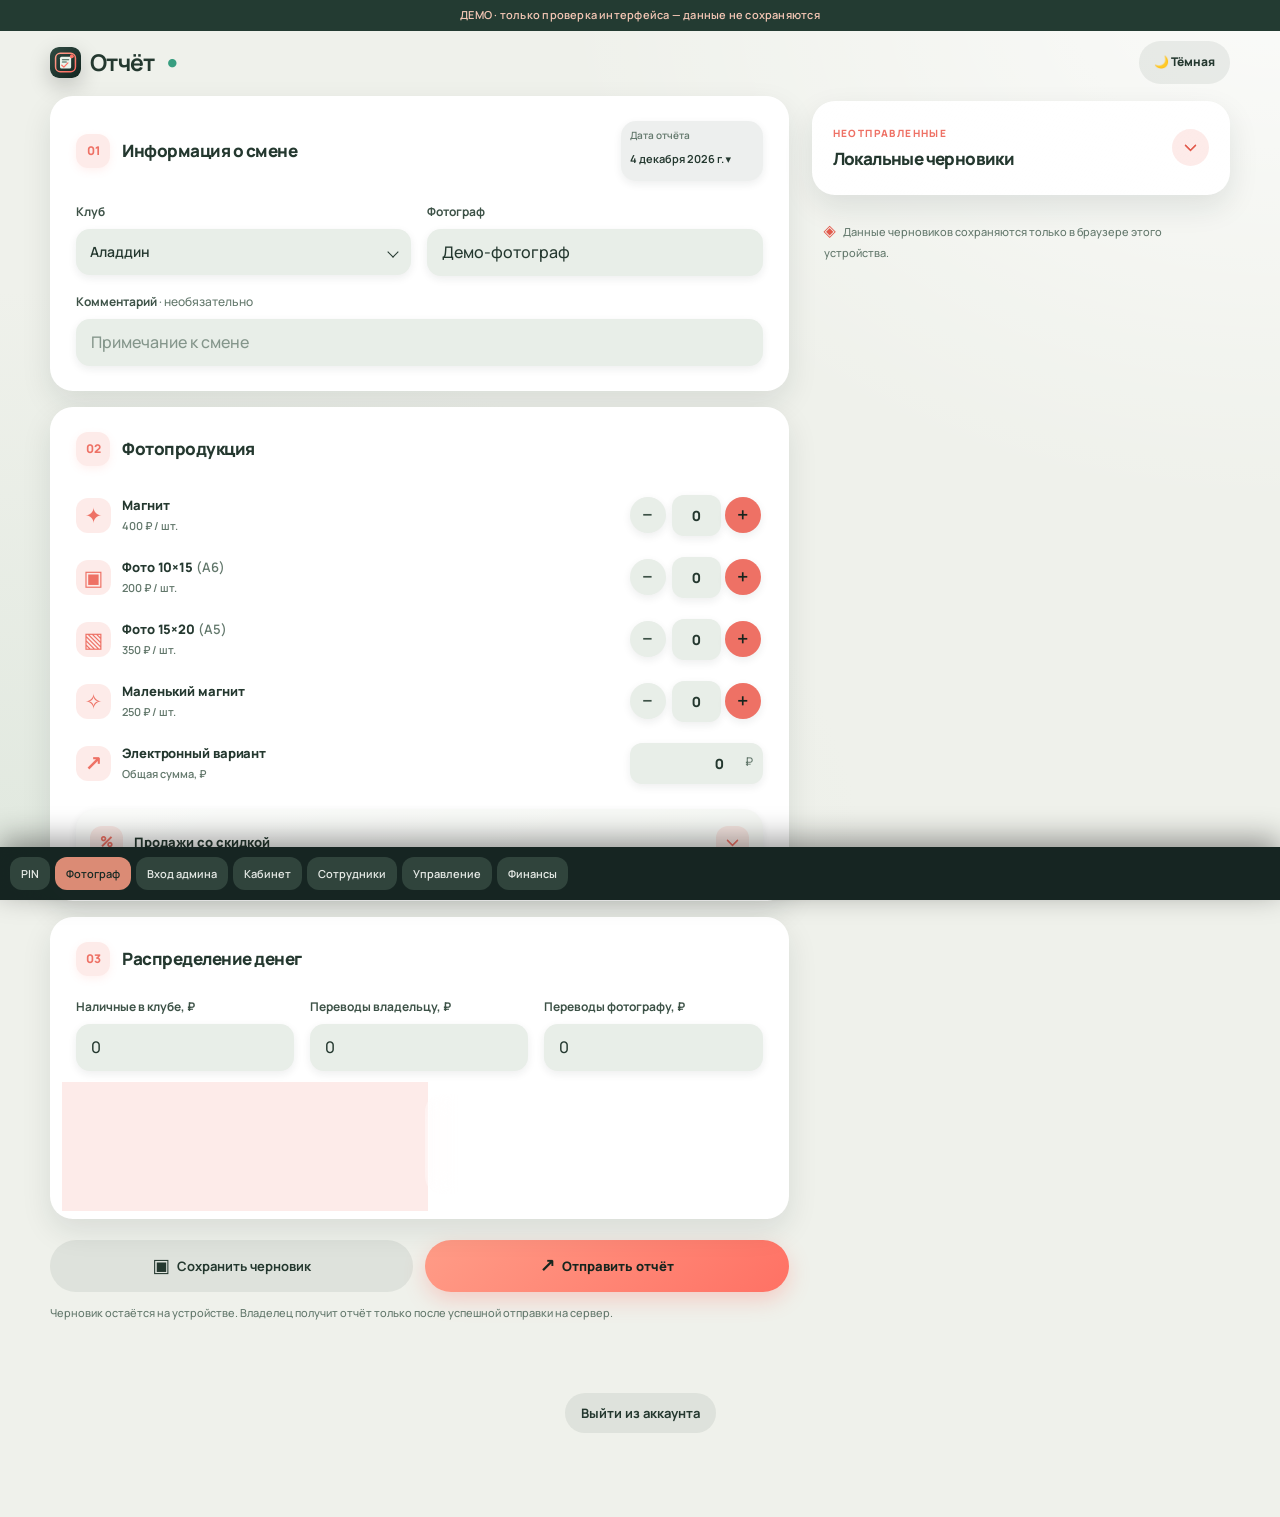
<file: index.html>
<!DOCTYPE html>

<html lang="ru">
<head><script src="./preview.js"></script>
<meta charset="utf-8"/>
<meta content="width=device-width,initial-scale=1,viewport-fit=cover" name="viewport"/>
<meta content="#10221d" name="theme-color"/>
<meta content="yes" name="apple-mobile-web-app-capable"/>
<meta content="default" name="apple-mobile-web-app-status-bar-style"/>
<meta content="Фотоотчёт" name="apple-mobile-web-app-title"/>
<meta content="Отчёты фотографов: продажи, деньги и локальные черновики" name="description"/>
<link href="./manifest.webmanifest" rel="manifest"/>
<link href="./photo-logo-192.png" rel="apple-touch-icon"/>
<link href="./photo-logo-192.png" rel="icon" type="image/png"/>
<link href="https://fonts.googleapis.com" rel="preconnect"/>
<link crossorigin="" href="https://fonts.gstatic.com" rel="preconnect"/>
<link href="https://fonts.googleapis.com/css2?family=Manrope:wght@400;500;600;700;800&amp;display=swap" rel="stylesheet"/>
<link href="./styles.css?v=24" rel="stylesheet"/>
<title>Фотоотчёт — отчёт за смену</title>
<script>
    // Set the theme before paint to prevent a light flash in dark mode.
    try {
      const saved = localStorage.getItem('photo-theme');
      document.documentElement.dataset.theme = saved || (matchMedia('(prefers-color-scheme: dark)').matches ? 'dark' : 'light');
    } catch (_) { document.documentElement.dataset.theme = 'light'; }
  </script>
<link href="./custom-controls.css?v=21" rel="stylesheet"/>
<link href="./theme.css?v=5" rel="stylesheet"/></head>
<body><div class="preview-banner">ДЕМО · только проверка интерфейса — данные не сохраняются</div>
<header class="site-header">
<div class="header-inner">
<div class="brand"><img alt="" class="brand-icon" height="48" src="./photo-logo.svg" width="48"/><h1 class="compact-title">Отчёт</h1><span aria-label="Статус подключения" class="pill compact-network" id="network" role="status" title="Статус подключения">●</span></div>
<button aria-label="Переключить тему" aria-pressed="false" class="theme-toggle" id="themeToggle" type="button">🌙 Тёмная</button>
</div>
</header>
<main class="app-layout">
<div class="main-column">
<form id="report" novalidate="">
<section aria-labelledby="shift-heading" class="panel">
<div class="section-head"><span class="section-symbol">01</span><h3 id="shift-heading">Информация о смене</h3><div class="compact-date" title="Нажмите, чтобы изменить дату"><span class="date-label">Дата отчёта</span><input aria-label="Дата отчёта" id="date" required="" title="Будущие даты недоступны" type="date"/></div></div>
<div class="form-grid">
<div class="field"><label for="club">Клуб</label><div class="select-wrap"><select id="club" required=""><option value="Аладдин">Аладдин</option><option value="Денди АК">Денди АК</option></select></div></div>
<div class="field"><label for="worker">Фотограф</label><input aria-label="Фотограф" id="worker" placeholder="Войдите по PIN-коду" readonly="" required=""/></div>
<div class="field comment-field"><label for="comment">Комментарий <span class="optional">· необязательно</span></label><input id="comment" placeholder="Примечание к смене"/></div>
</div>
</section>
<section aria-labelledby="sales-heading" class="panel">
<div class="section-head"><span class="section-symbol">02</span><h3 id="sales-heading">Фотопродукция</h3></div>
<div class="products">
<div class="product-row"><div class="product-info"><span class="product-icon">✦</span><div><strong>Магнит</strong><span class="price">400 ₽ / шт.</span></div></div><div class="stepper"><button aria-label="Уменьшить количество магнитов" class="step-btn" data-step="-1" data-target="magnet" type="button">−</button><input aria-label="Количество магнитов" id="magnet" inputmode="numeric" min="0" step="1" type="number" value="0"/><button aria-label="Увеличить количество магнитов" class="step-btn plus" data-step="1" data-target="magnet" type="button">+</button></div></div>
<div class="product-row"><div class="product-info"><span class="product-icon">▣</span><div><strong>Фото 10×15 <span class="muted-inline">(А6)</span></strong><span class="price">200 ₽ / шт.</span></div></div><div class="stepper"><button aria-label="Уменьшить количество А6" class="step-btn" data-step="-1" data-target="a6" type="button">−</button><input aria-label="Количество А6" id="a6" inputmode="numeric" min="0" step="1" type="number" value="0"/><button aria-label="Увеличить количество А6" class="step-btn plus" data-step="1" data-target="a6" type="button">+</button></div></div>
<div class="product-row"><div class="product-info"><span class="product-icon">▧</span><div><strong>Фото 15×20 <span class="muted-inline">(А5)</span></strong><span class="price">350 ₽ / шт.</span></div></div><div class="stepper"><button aria-label="Уменьшить количество А5" class="step-btn" data-step="-1" data-target="a5" type="button">−</button><input aria-label="Количество А5" id="a5" inputmode="numeric" min="0" step="1" type="number" value="0"/><button aria-label="Увеличить количество А5" class="step-btn plus" data-step="1" data-target="a5" type="button">+</button></div></div>
<div class="product-row"><div class="product-info"><span class="product-icon">✧</span><div><strong>Маленький магнит</strong><span class="price">250 ₽ / шт.</span></div></div><div class="stepper"><button aria-label="Уменьшить количество маленьких магнитов" class="step-btn" data-step="-1" data-target="small" type="button">−</button><input aria-label="Количество маленьких магнитов" id="small" inputmode="numeric" min="0" step="1" type="number" value="0"/><button aria-label="Увеличить количество маленьких магнитов" class="step-btn plus" data-step="1" data-target="small" type="button">+</button></div></div>
<div aria-label="Дополнительные товары" class="extra-products" id="extraProducts"></div>
<div class="product-row"><div class="product-info"><span class="product-icon">↗</span><div><strong>Электронный вариант</strong><span class="price">Общая сумма, ₽</span></div></div><div class="amount-wrap"><input aria-label="Сумма электронных фотографий" id="digital" inputmode="decimal" min="0" step="0.01" type="number" value="0"/><span>₽</span></div></div>
</div>
<details class="discount-details"><summary><span class="discount-symbol">%</span><span>Продажи со скидкой</span><span aria-hidden="true" class="summary-chevron"></span></summary>
<div class="discount-body">
<div aria-label="Позиции со скидкой" id="discountLines"></div>
<button class="discount-add" id="addDiscountLine" type="button">+ Добавить товар со скидкой</button>
<p class="hint">Для каждой позиции укажи товар, количество и общую сумму продажи со скидкой.</p>
<div hidden=""><select id="discountProduct"><option value="magnet">Магнит</option><option value="a6">Фото А6</option><option value="a5">Фото А5</option><option value="small">Маленький магнит</option></select><input id="discountQty" value="0"/><input id="discountPrice" value="0"/></div>
</div>
</details>
</section>
<section aria-labelledby="money-heading" class="panel">
<div class="section-head"><span class="section-symbol">03</span><h3 id="money-heading">Распределение денег</h3></div>
<div class="form-grid money-grid">
<div class="field"><label for="cash">Наличные в клубе, ₽</label><input id="cash" inputmode="decimal" min="0" step="0.01" type="number" value="0"/></div>
<div class="field"><label for="owner">Переводы владельцу, ₽</label><input id="owner" inputmode="decimal" min="0" step="0.01" type="number" value="0"/></div>
<div class="field"><label for="workerCard">Переводы фотографу, ₽</label><input id="workerCard" inputmode="decimal" min="0" step="0.01" type="number" value="0"/></div>
</div>
<div class="summary-grid">
<div class="summary-card total-card"><span>Итого продаж</span><strong class="money" id="total">0 ₽</strong><span class="summary-watermark">₽</span></div>
<div class="summary-card balance-card"><span>Проверка сумм</span><p class="error" id="balance">—</p></div>
</div>
</section>
<section aria-label="Действия с отчётом" class="submit-area">
<div class="submit-buttons"><button class="button button-secondary" id="save" type="button"><span aria-hidden="true">▣</span> Сохранить черновик</button><button class="button button-primary" id="send" type="button"><span aria-hidden="true">↗</span> Отправить отчёт</button></div>
<div aria-live="polite" class="feedback" id="message" role="status"></div>
<p class="hint submit-hint">Черновик остаётся на устройстве. Владелец получит отчёт только после успешной отправки на сервер.</p>
</section>
</form>
</div>
<aside class="side-column">
<section aria-labelledby="drafts-heading" class="panel drafts-panel">
<div class="drafts-header"><div><div class="eyebrow">НЕОТПРАВЛЕННЫЕ</div><h3 id="drafts-heading">Локальные черновики</h3></div><button aria-controls="draftsContent" aria-expanded="false" aria-label="Развернуть локальные черновики" class="drafts-glyph" id="draftsToggle" type="button"></button></div><div hidden="" id="draftsContent">
<p class="drafts-intro">Доступны на этом устройстве, даже без интернета.</p>
<div class="drafts-list" id="drafts"><p class="empty-drafts">Пока нет черновиков.</p></div></div>
</section>
<div class="privacy-note"><span aria-hidden="true">◈</span> Данные черновиков сохраняются только в браузере этого устройства.</div>
</aside>
</main>
<script src="./app.js?v=25"></script>
<script defer="" src="./custom-controls.js?v=21"></script>
<script>
document.addEventListener('DOMContentLoaded',()=>{
  const button=document.createElement('button');
  button.type='button';
  button.className='btn btn-muted logout-link';
  button.textContent='Выйти из аккаунта';
  const message=document.createElement('p');
  message.setAttribute('role','alert');
  message.className='logout-message';
  button.addEventListener('click',async()=>{
    button.disabled=true;
    message.textContent='';
    try{
      const response=await fetch('/worker/logout',{
         method:'POST',credentials:'same-origin',cache:'no-store',
         headers:{'X-Requested-With':'XMLHttpRequest'}
       });
       if(!response.ok)throw new Error('Не удалось выйти из аккаунта ('+response.status+').');
      location.replace('/worker/login');
    }catch(e){message.textContent=e.message||'Не удалось выйти из аккаунта.';button.disabled=false;}
  });
  document.body.append(button,message);
});
</script><nav aria-label="Демо-навигация" class="preview-nav"><a href="worker-login.html">PIN</a><a class="current" href="index.html">Фотограф</a><a href="login.html">Вход админа</a><a href="admin.html">Кабинет</a><a href="staff.html">Сотрудники</a><a href="catalog.html">Управление</a><a href="finance.html">Финансы</a></nav></body>
</html>
</file>
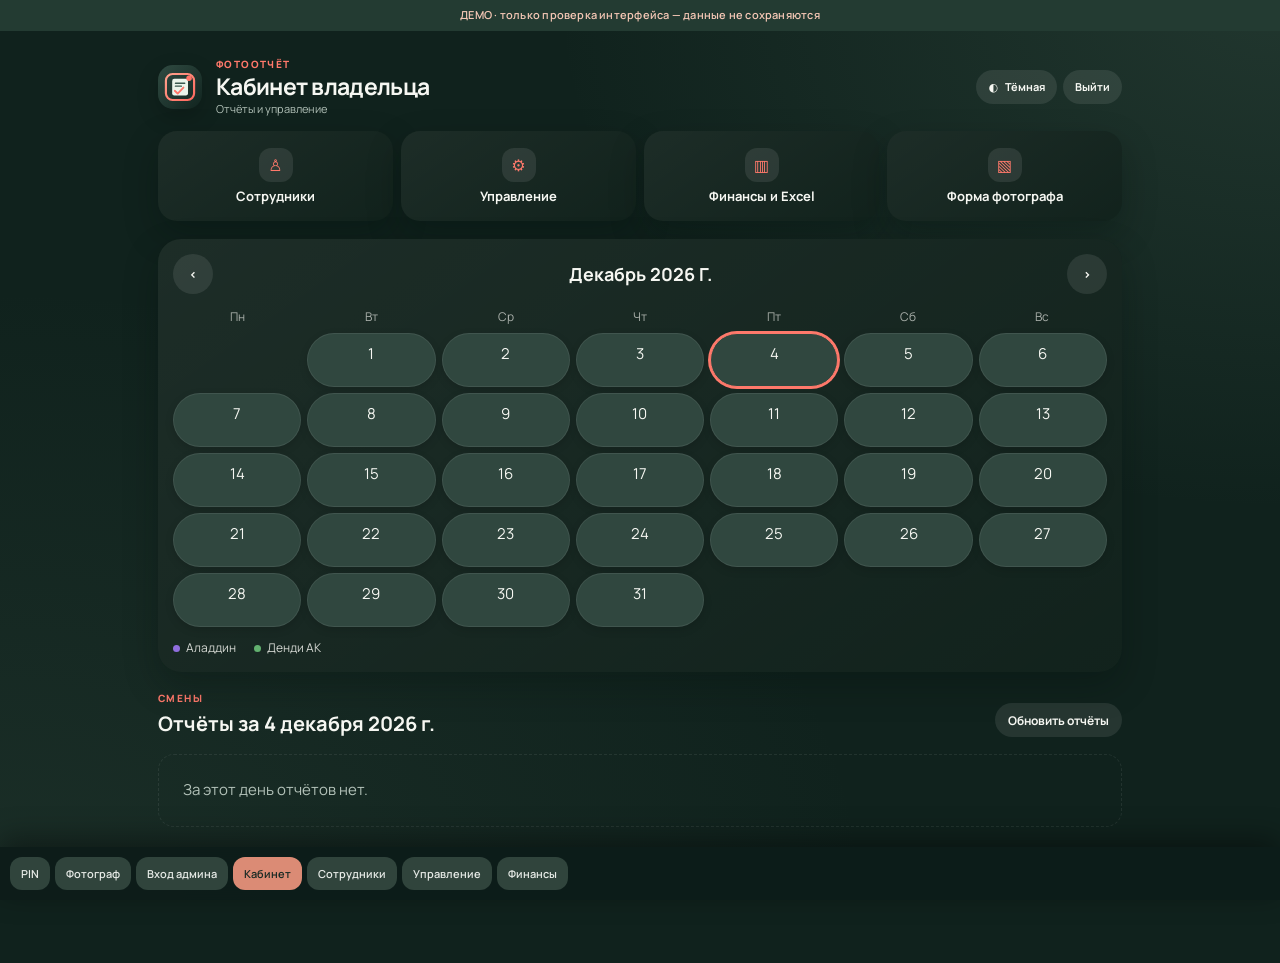
<file: admin.html>
<!DOCTYPE html>
<html lang="ru" xmlns:th="http://www.thymeleaf.org"><head><script src="./preview.js"></script><link href="./admin-manifest.webmanifest" rel="manifest"/><link href="./photo-logo-192.png" rel="apple-touch-icon"/><link href="./photo-logo-192.png" rel="icon" type="image/png"/><meta content="yes" name="apple-mobile-web-app-capable"/><meta content="Фотоотчёт Админ" name="apple-mobile-web-app-title"/><meta content="default" name="apple-mobile-web-app-status-bar-style"/><meta charset="utf-8"/><meta content="width=device-width,initial-scale=1" name="viewport"/><meta content="#10221d" name="theme-color"/><title>Кабинет владельца · Фотоотчёт</title><link href="./admin-ui.css" rel="stylesheet"/><script defer="" src="./admin-theme.js"></script><link href="https://fonts.googleapis.com" rel="preconnect"/><link crossorigin="" href="https://fonts.gstatic.com" rel="preconnect"/><link href="https://fonts.googleapis.com/css2?family=Manrope:wght@400;500;600;700;800&amp;display=swap" rel="stylesheet"/><link href="./custom-controls.css" rel="stylesheet"/><script defer="" src="./custom-controls.js"></script><link href="./theme.css" rel="stylesheet"/></head><body class="admin-interface"><div class="preview-banner">ДЕМО · только проверка интерфейса — данные не сохраняются</div>
<main class="shell"><header class="topbar"><div class="brand"><img alt="Логотип Фотоотчёт" class="brand-logo" src="./photo-logo.svg"/><div><div class="eyebrow">ФОТООТЧЁТ</div><h1>Кабинет владельца</h1><p class="subtitle">Отчёты и управление</p></div></div><div class="top-actions"><button aria-label="Переключить тему" class="btn btn-muted btn-sm" id="themeToggle" type="button">◐ <span id="themeLabel">Тема</span></button><form action="#" data-preview-form="true" method="post"><button class="btn btn-muted btn-sm" type="submit">Выйти</button></form></div></header>
<nav aria-label="Разделы" class="navcards"><a class="navcard" href="staff.html"><span class="navicon">♙</span><span><strong>Сотрудники</strong><small>PIN-коды и доступ</small></span><span class="navarrow">›</span></a><a class="navcard" href="catalog.html"><span class="navicon">⚙</span><span><strong>Управление</strong><small>Клубы, фотографы, продукция</small></span><span class="navarrow">›</span></a><a class="navcard" href="finance.html"><span class="navicon">▥</span><span><strong>Финансы и Excel</strong><small>Склад, расходы, экспорт</small></span><span class="navarrow">›</span></a><a class="navcard" href="index.html"><span class="navicon">▧</span><span><strong>Форма фотографа</strong><small>Открыть страницу отчёта</small></span><span class="navarrow">›</span></a></nav>
<section aria-label="Календарь отчётов" class="report-calendar"><div class="calendar-toolbar"><button aria-label="Предыдущий месяц" class="btn btn-muted" id="prevMonth" type="button">‹</button><h2 id="calendarTitle"></h2><button aria-label="Следующий месяц" class="btn btn-muted" id="nextMonth" type="button">›</button></div><div class="calendar-weekdays"><span>Пн</span><span>Вт</span><span>Ср</span><span>Чт</span><span>Пт</span><span>Сб</span><span>Вс</span></div><div class="calendar-grid" id="calendarGrid"></div><div class="calendar-legend"><span><i class="club-dot dot-aladdin"></i> Аладдин</span><span><i class="club-dot dot-dendi"></i> Денди АК</span></div></section><div class="section-title"><div><div class="eyebrow">СМЕНЫ</div><h2 id="selectedDateTitle">Отчёты за день</h2></div><div><button class="btn btn-muted btn-sm" id="refreshReports" type="button">Обновить отчёты</button><small aria-live="polite" id="refreshReportsStatus" style="display:block;margin-top:5px"></small></div></div><div class="empty" hidden="" id="emptyDay">За этот день отчётов нет.</div><details class="report compact-report" data-club="Аладдин" data-date="2026-10-28" data-id="1">
<summary class="compact-summary"><span class="report-date">26.10.2026</span><span class="summary-person"><b>Фотограф</b><small>Клуб</small></span><span class="summary-total">0 ₽</span><span aria-hidden="true" class="summary-arrow"></span></summary>
<div class="compact-body"><div class="edit-message"></div><div class="figures"><div class="figure"><small>Выручка</small><strong>0 ₽</strong></div><div class="figure"><small>Начисленная зарплата</small><strong>0 ₽</strong></div></div>
<div class="sold"><div class="sold-title">Продажи</div><div class="chips"><span class="chip">Большие магниты <b></b></span><span class="chip">A6 <b></b></span><span class="chip">A5 <b></b></span><span class="chip">Малые магниты <b></b></span><span class="chip">Электронные <b></b></span><span class="chip">Со скидкой <b></b></span><span class="chip"><span></span><b></b><span></span><b></b></span></div></div>
<p class="comment"></p>
<details class="edit-panel"><summary class="btn btn-muted">Редактировать отчёт <span aria-hidden="true" class="edit-chevron"></span></summary><form action="#" class="edit-grid" data-preview-form="true" method="post"><input type="hidden"/>
<section class="edit-section full-width"><h3>Информация об отчёте</h3><div class="edit-section-fields"><label>Дата<input name="date" required="" type="date"/></label><label>Клуб<input name="club" required=""/></label><label>Фотограф<input name="worker" required=""/></label></div></section><section class="edit-section full-width"><h3>Проданные товары</h3><div class="edit-section-fields">
<label>Большой магнит<input min="0" name="magnet" required="" type="number"/></label><label>Фото A6<input min="0" name="a6" required="" type="number"/></label><label>Фото A5<input min="0" name="a5" required="" type="number"/></label><label>Малый магнит<input min="0" name="small" required="" type="number"/></label><label>Товар со скидкой<select name="discountProduct"><option value="magnet">Большой магнит</option><option value="a6">Фото A6</option><option value="a5">Фото A5</option><option value="small">Малый магнит</option></select></label><label>Количество со скидкой<input min="0" name="discountQty" required="" type="number"/></label><label>Сумма со скидкой<input min="0" name="discountPrice" required="" step="0.01" type="number"/></label><label>Электронные ₽<input min="0" name="digital" required="" step="0.01" type="number"/></label></div></section><section class="edit-section full-width"><h3>Денежные поступления</h3><div class="edit-section-fields"><label>Наличные ₽<input min="0" name="cash" required="" step="0.01" type="number"/></label><label>Перевод владельцу ₽<input min="0" name="owner" required="" step="0.01" type="number"/></label><label>Перевод фотографу ₽<input min="0" name="workerCard" required="" step="0.01" type="number"/></label></div></section><div class="full-width edit-lines"><strong>Дополнительные продажи и скидки</strong><p class="edit-hint">Укажите 0 в количестве, чтобы убрать позицию из отчёта.</p><div class="edit-line"><span></span><label>Количество<input max="10000" min="0" required="" type="number"/></label><label>Сумма со скидкой ₽<input min="0" required="" step="0.01" type="number"/></label><small></small></div></div><label class="full-width">Комментарий<textarea name="comment"></textarea></label><div class="full-width edit-summary"><div>Новая выручка: <strong class="edit-new-total">—</strong></div><div>Распределено оплат: <strong class="edit-new-paid">—</strong></div><div>Начисленная зарплата: <strong class="edit-new-wage">—</strong></div><p class="edit-hint">После изменения продаж скорректируйте суммы оплат. Они должны совпадать с выручкой.</p></div><div class="full-width"><button class="btn btn-approve" type="submit">Сохранить изменения</button></div></form></details>
<form action="#" class="delete-report-form" data-preview-form="true" method="post">
<input type="hidden"/>
<button class="btn btn-delete-report btn-sm" type="submit">Удалить отчёт</button>
</form>
</div></details></main><script>window.reportEditFeedback={reportId:/*[[${editedReportId}]]*/null,draft:/*[[${editDraft}]]*/null};</script><script defer="" src="./admin-calendar.js"></script><script defer="" src="./admin-delete-report.js"></script><script defer="" src="./admin-edit-report.js"></script><nav aria-label="Демо-навигация" class="preview-nav"><a href="worker-login.html">PIN</a><a href="index.html">Фотограф</a><a href="login.html">Вход админа</a><a class="current" href="admin.html">Кабинет</a><a href="staff.html">Сотрудники</a><a href="catalog.html">Управление</a><a href="finance.html">Финансы</a></nav></body></html>
</file>
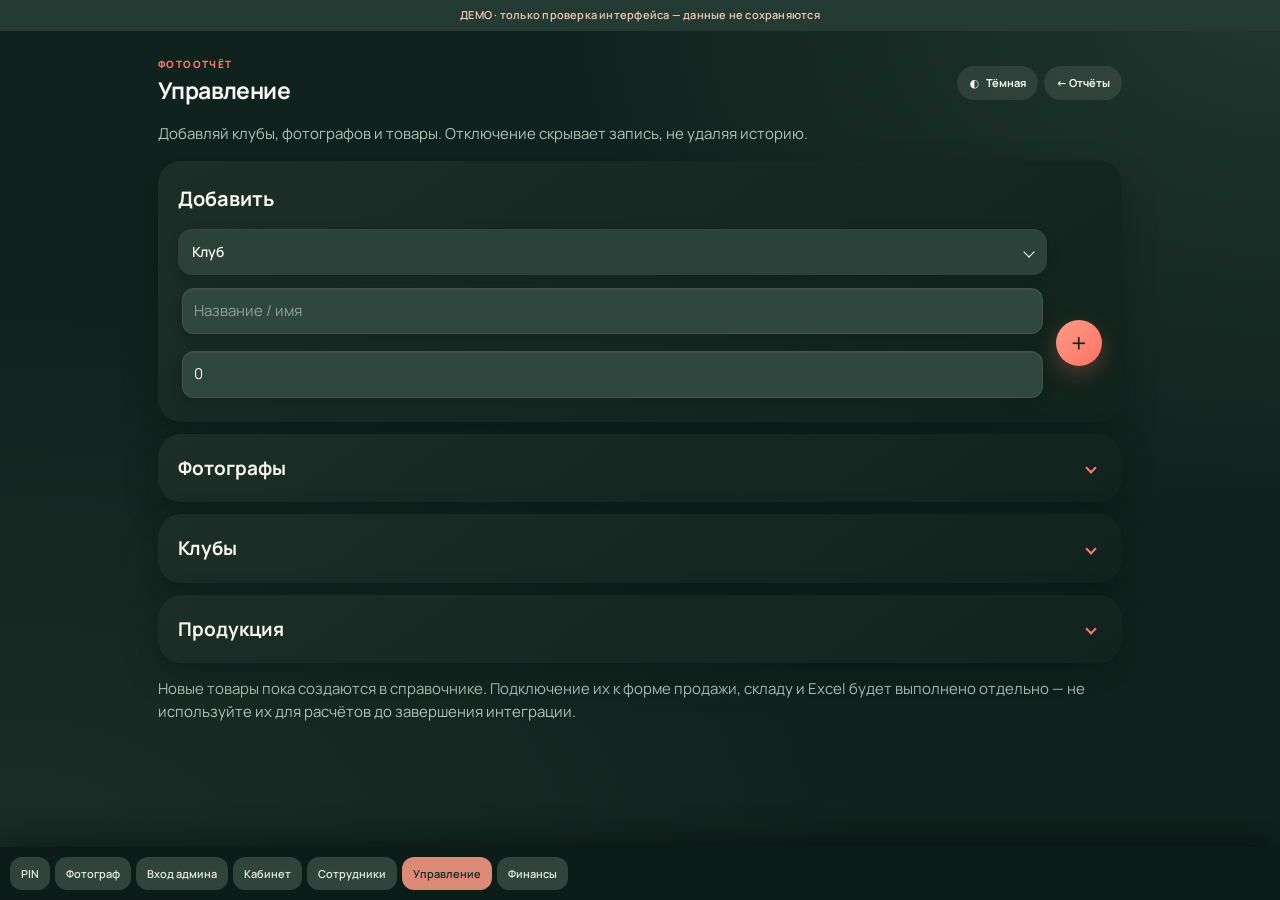
<file: catalog.html>
<!DOCTYPE html>
<html lang="ru" xmlns:th="http://www.thymeleaf.org"><head><script src="./preview.js"></script><link href="./admin-manifest.webmanifest" rel="manifest"/><link href="./photo-logo-192.png" rel="apple-touch-icon"/><link href="./photo-logo-192.png" rel="icon" type="image/png"/><meta content="yes" name="apple-mobile-web-app-capable"/><meta content="Фотоотчёт Админ" name="apple-mobile-web-app-title"/><meta content="default" name="apple-mobile-web-app-status-bar-style"/><meta charset="utf-8"/><meta content="width=device-width,initial-scale=1" name="viewport"/><meta content="#10221d" name="theme-color"/><title>Управление · Фотоотчёт</title><link href="./admin-ui.css" rel="stylesheet"/><link href="./admin-pages.css" rel="stylesheet"/><script defer="" src="./admin-theme.js"></script><link href="https://fonts.googleapis.com" rel="preconnect"/><link crossorigin="" href="https://fonts.gstatic.com" rel="preconnect"/><link href="https://fonts.googleapis.com/css2?family=Manrope:wght@400;500;600;700;800&amp;display=swap" rel="stylesheet"/><link href="./custom-controls.css" rel="stylesheet"/><script defer="" src="./custom-controls.js"></script><link href="./theme.css" rel="stylesheet"/></head><body class="admin-interface"><div class="preview-banner">ДЕМО · только проверка интерфейса — данные не сохраняются</div>
<main class="shell">
<header class="topbar"><div><div class="eyebrow">ФОТООТЧЁТ</div><h1>Управление</h1></div><div class="top-actions"><button aria-label="Переключить тему" class="btn btn-muted btn-sm" id="themeToggle" type="button">◐ <span id="themeLabel">Тема</span></button><a class="btn btn-muted btn-sm" href="admin.html">← Отчёты</a></div></header>
<p class="muted">Добавляй клубы, фотографов и товары. Отключение скрывает запись, не удаляя историю.</p>
<section class="report catalog-add"><h2>Добавить</h2><form action="#" data-preview-form="true" method="post"><select class="catalog-input" name="kind"><option value="club">Клуб</option><option value="photographer">Фотограф</option><option value="product">Продукция</option></select><input class="catalog-input" maxlength="100" name="name" placeholder="Название / имя" required=""/><input aria-label="Цена в рублях" class="catalog-input" min="0" name="price" step="0.01" title="Цена в рублях (для продукции)" type="number" value="0"/><button aria-label="Добавить" class="btn btn-plus" title="Добавить" type="submit">+</button></form></section>
<details class="report catalog-photographers"><summary class="catalog-toggle">Фотографы <span aria-hidden="true" class="summary-arrow"></span></summary>
<div class="item catalog-item">
<div class="catalog-item-head"><div class="catalog-item-identity"><strong>Имя</strong><span class="catalog-state">Активен</span></div></div>
<div class="catalog-item-actions">
<form action="#" class="catalog-toggle-form" data-preview-form="true" method="post"><button class="btn btn-quiet btn-sm" type="submit">Отключить</button></form>
<form action="#" class="catalog-delete-form" data-preview-form="true" method="post" onsubmit="return confirm('Удалить из активного списка? Записи, используемые в отчётах, будут архивированы.')"><button class="btn btn-delete btn-sm" type="submit">Удалить</button></form>
</div>
</div></details>
<details class="report catalog-photographers"><summary class="catalog-toggle">Клубы <span aria-hidden="true" class="summary-arrow"></span></summary>
<div class="item catalog-item">
<div class="catalog-item-head"><div class="catalog-item-identity"><strong>Название</strong><span class="catalog-state">Активен</span></div></div>
<div class="catalog-item-actions">
<form action="#" class="catalog-toggle-form" data-preview-form="true" method="post"><button class="btn btn-quiet btn-sm" type="submit">Отключить</button></form>
<form action="#" class="catalog-delete-form" data-preview-form="true" method="post" onsubmit="return confirm('Удалить из активного списка? Записи, используемые в отчётах, будут архивированы.')"><button class="btn btn-delete btn-sm" type="submit">Удалить</button></form>
</div>
</div></details>
<details class="report catalog-photographers"><summary class="catalog-toggle">Продукция <span aria-hidden="true" class="summary-arrow"></span></summary>
<div class="item catalog-item product-item">
<div class="catalog-item-head"><div class="catalog-item-identity"><strong>Название</strong><span class="catalog-state">Активен</span></div></div>
<div class="catalog-item-actions">
<form action="#" class="catalog-price-form" data-preview-form="true" method="post">
<label class="sr-only">Цена товара</label><input class="catalog-input" min="0" name="price" required="" step="0.01" type="number"/>
<button class="btn btn-soft btn-sm" title="Сохранить цену" type="submit">Сохранить</button>
</form>
<form action="#" class="catalog-toggle-form" data-preview-form="true" method="post"><button class="btn btn-quiet btn-sm" type="submit">Отключить</button></form>
<form action="#" class="catalog-delete-form" data-preview-form="true" method="post" onsubmit="return confirm('Удалить товар из активного списка? История сохранится.')"><button class="btn btn-delete btn-sm" type="submit">Удалить</button></form>
</div>
</div></details>
<p class="muted">Новые товары пока создаются в справочнике. Подключение их к форме продажи, складу и Excel будет выполнено отдельно — не используйте их для расчётов до завершения интеграции.</p></main><nav aria-label="Демо-навигация" class="preview-nav"><a href="worker-login.html">PIN</a><a href="index.html">Фотограф</a><a href="login.html">Вход админа</a><a href="admin.html">Кабинет</a><a href="staff.html">Сотрудники</a><a class="current" href="catalog.html">Управление</a><a href="finance.html">Финансы</a></nav></body></html>
</file>
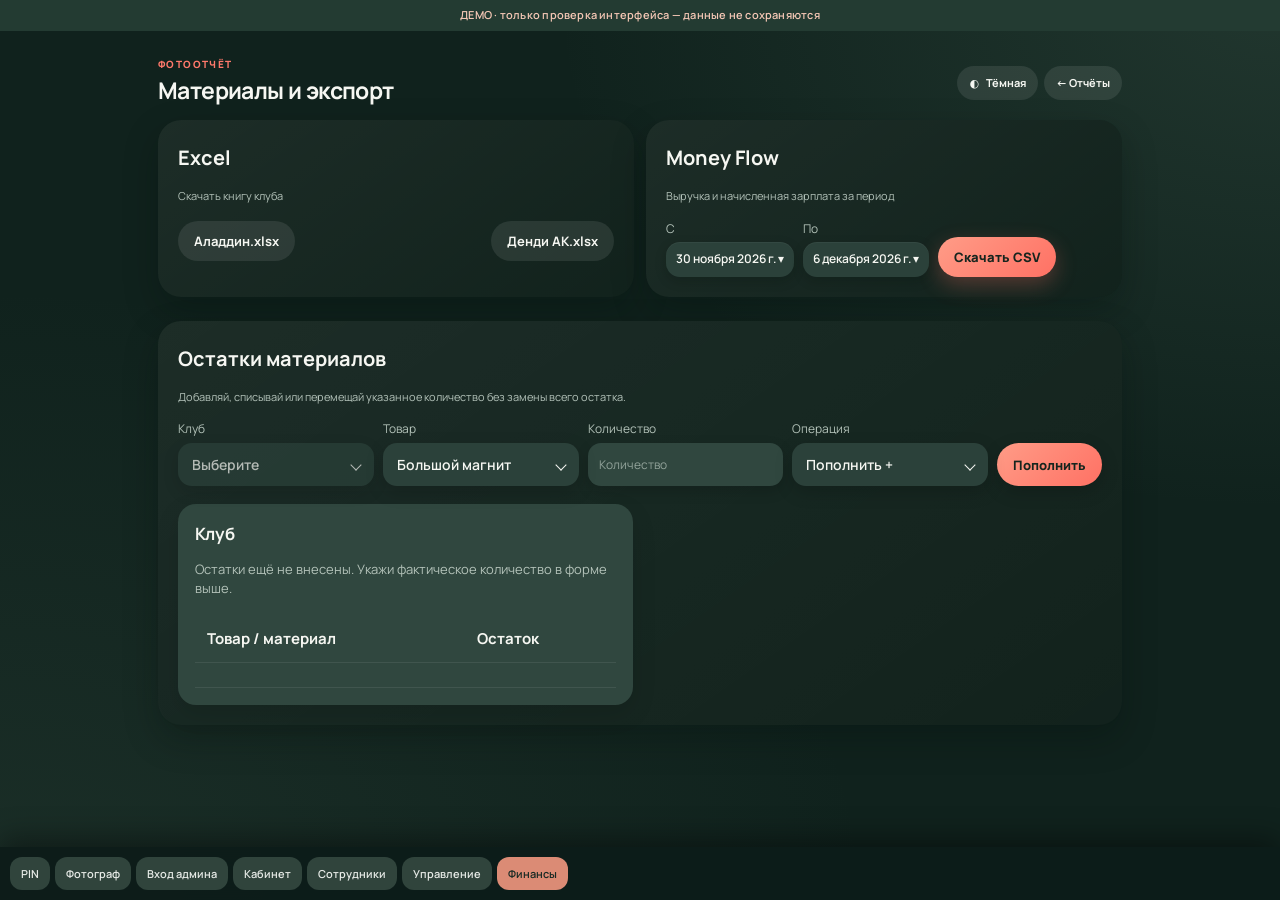
<file: finance.html>
<!DOCTYPE html>
<html lang="ru" xmlns:th="http://www.thymeleaf.org"><head><script src="./preview.js"></script><link href="./admin-manifest.webmanifest" rel="manifest"/><link href="./photo-logo-192.png" rel="apple-touch-icon"/><link href="./photo-logo-192.png" rel="icon" type="image/png"/><meta content="yes" name="apple-mobile-web-app-capable"/><meta content="Фотоотчёт Админ" name="apple-mobile-web-app-title"/><meta content="default" name="apple-mobile-web-app-status-bar-style"/><meta charset="utf-8"/><meta content="width=device-width,initial-scale=1" name="viewport"/><meta content="#10221d" name="theme-color"/><title>Материалы и экспорт · Фотоотчёт</title><link href="./admin-ui.css" rel="stylesheet"/><link href="./admin-pages.css" rel="stylesheet"/><script defer="" src="./admin-theme.js"></script><link href="https://fonts.googleapis.com" rel="preconnect"/><link crossorigin="" href="https://fonts.gstatic.com" rel="preconnect"/><link href="https://fonts.googleapis.com/css2?family=Manrope:wght@400;500;600;700;800&amp;display=swap" rel="stylesheet"/><link href="./custom-controls.css" rel="stylesheet"/><script defer="" src="./custom-controls.js"></script><link href="./theme.css" rel="stylesheet"/></head><body class="admin-interface"><div class="preview-banner">ДЕМО · только проверка интерфейса — данные не сохраняются</div><main class="shell"><header class="topbar"><div><div class="eyebrow">ФОТООТЧЁТ</div><h1>Материалы и экспорт</h1></div><div class="top-actions"><button class="btn btn-muted btn-sm" id="themeToggle" type="button">◐ <span id="themeLabel">Тема</span></button><a class="btn btn-muted btn-sm" href="admin.html">← Отчёты</a></div></header><div class="finance-grid"><section class="report"><h2>Excel</h2><p class="subtitle">Скачать книгу клуба</p><div class="report-actions"><a class="btn btn-muted" href="./admin/excel/aladdin">Аладдин.xlsx</a><a class="btn btn-muted" href="./admin/excel/dendi">Денди АК.xlsx</a></div></section><section class="report"><h2>Money Flow</h2><p class="subtitle">Выручка и начисленная зарплата за период</p><form action="#" class="date-range" data-preview-form="true" method="get"><label>С<input id="moneyflowFrom" name="from" type="date"/></label><label>По<input id="moneyflowTo" name="to" type="date"/></label><button class="btn btn-approve" type="submit">Скачать CSV</button></form></section></div><section class="report"><h2>Остатки материалов</h2><p class="subtitle">Добавляй, списывай или перемещай указанное количество без замены всего остатка.</p><form action="#" class="stock-form stock-operations" data-preview-form="true" id="stockOperations" method="post"><input type="hidden"/><label>Клуб<select name="club" required=""><option></option></select></label><label>Товар<select name="material"><option>Большой магнит</option><option>Бумага A6</option><option>Бумага A5</option><option>Маленький магнит</option><option></option></select></label><label>Количество<input max="1000000" min="1" name="quantity" placeholder="Количество" required="" type="number"/></label><label>Операция<select id="stockOperation" name="operation"><option value="add">Пополнить +</option><option value="subtract">Списать −</option><option value="transfer">Переместить ⇄</option></select></label><label hidden="" id="targetClubWrap">В клуб<select name="targetClub"><option></option></select></label><button class="btn btn-approve" id="stockSubmit" type="submit">Пополнить</button></form><div class="stock-clubs">
<section class="stock-club-card">
<h3>Клуб</h3>
<p class="stock-empty">Остатки ещё не внесены. Укажи фактическое количество в форме выше.</p>
<div class="table-scroll"><table class="stock-table"><thead><tr><th>Товар / материал</th><th>Остаток</th></tr></thead><tbody>
<tr><td></td><td></td></tr>
</tbody></table></div>
</section>
</div></section></main><script>(function(){
 const from=document.getElementById('moneyflowFrom'),to=document.getElementById('moneyflowTo');if(!from||!to)return;
 const today=new Date(),day=(today.getDay()+6)%7;
 const monday=new Date(today.getFullYear(),today.getMonth(),today.getDate()-day);
 const sunday=new Date(monday.getFullYear(),monday.getMonth(),monday.getDate()+6);
 const fmt=d=>[d.getFullYear(),String(d.getMonth()+1).padStart(2,'0'),String(d.getDate()).padStart(2,'0')].join('-');
 from.value=fmt(monday);to.value=fmt(sunday);
})();(function(){const f=document.getElementById("stockOperations"),o=document.getElementById("stockOperation"),t=document.getElementById("targetClubWrap"),b=document.getElementById("stockSubmit");function update(){t.hidden=o.value!=="transfer";b.textContent=o.value==="add"?"Пополнить":o.value==="subtract"?"Списать":"Переместить";}o.addEventListener("change",update);update();f.addEventListener("submit",e=>{if(o.value==="transfer"&&f.elements.club.value===f.elements.targetClub.value){e.preventDefault();alert("Выбери разные клубы");}});})();</script><nav aria-label="Демо-навигация" class="preview-nav"><a href="worker-login.html">PIN</a><a href="index.html">Фотограф</a><a href="login.html">Вход админа</a><a href="admin.html">Кабинет</a><a href="staff.html">Сотрудники</a><a href="catalog.html">Управление</a><a class="current" href="finance.html">Финансы</a></nav></body></html>
</file>
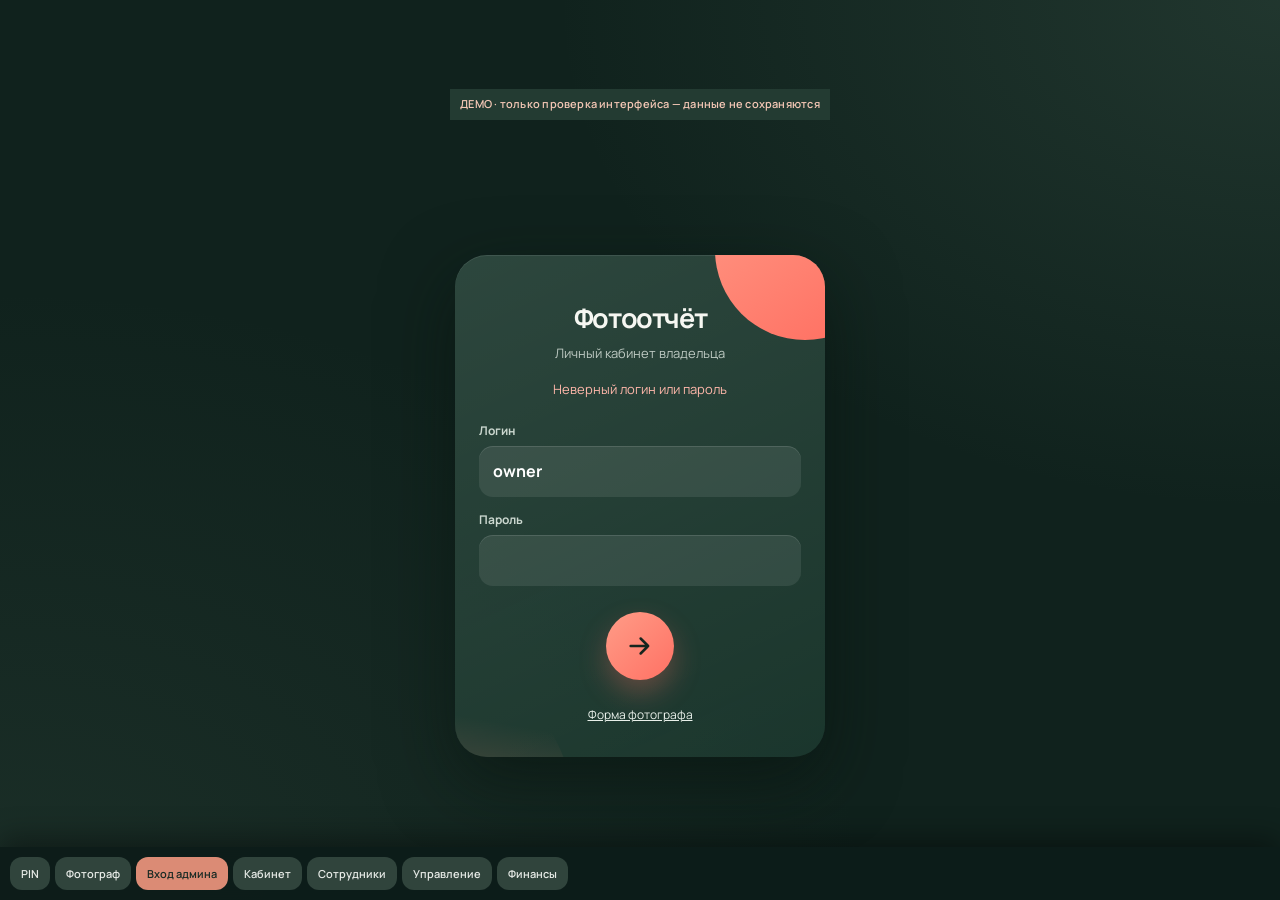
<file: login.html>
<!DOCTYPE html>

<html lang="ru" xmlns:th="http://www.thymeleaf.org">
<head><script src="./preview.js"></script><link href="./admin-manifest.webmanifest" rel="manifest"/><link href="./photo-logo-192.png" rel="apple-touch-icon"/><link href="./photo-logo-192.png" rel="icon" type="image/png"/><meta content="yes" name="apple-mobile-web-app-capable"/><meta content="Фотоотчёт Админ" name="apple-mobile-web-app-title"/><meta content="default" name="apple-mobile-web-app-status-bar-style"/>
<meta charset="utf-8"/>
<meta content="width=device-width, initial-scale=1, viewport-fit=cover" name="viewport"/>
<meta content="#10221d" name="theme-color"/>
<title>Вход — Фотоотчёт</title>
<link href="https://fonts.googleapis.com" rel="preconnect"/><link crossorigin="" href="https://fonts.gstatic.com" rel="preconnect"/><link href="https://fonts.googleapis.com/css2?family=Manrope:wght@400;500;600;700;800&amp;display=swap" rel="stylesheet"/>
<link href="./theme.css" rel="stylesheet"/>
<style>
/* Match the photographer login arrow exactly. */
body.fc3-auth .fc3-login button.fc3-auth-submit{display:flex!important;align-items:center!important;justify-content:center!important;padding:0!important;line-height:0!important}
body.fc3-auth .fc3-login button.fc3-auth-submit::after{content:none!important;display:none!important}
body.fc3-auth .fc3-login .fc-login-arrow{display:block!important;flex:0 0 30px!important;width:30px!important;height:30px!important;margin:0!important;transform:none!important;stroke:currentColor}
  </style>
</head>
<body class="fc3-auth"><div class="preview-banner">ДЕМО · только проверка интерфейса — данные не сохраняются</div>
<form action="#" class="fc3-login" data-preview-form="true" method="post">
<h2>Фотоотчёт</h2>
<p class="subtitle">Личный кабинет владельца</p>
<p class="err">Неверный логин или пароль</p>
<input type="hidden"/>
<label>Логин<input autocomplete="username" name="username" required="" value="owner"/></label>
<label>Пароль<input autocomplete="current-password" name="password" required="" type="password"/></label>
<button aria-label="Войти" class="btn fc3-auth-submit" type="submit"><svg aria-hidden="true" class="fc-login-arrow" fill="none" height="30" viewbox="0 0 24 24" width="30" xmlns="http://www.w3.org/2000/svg"><path d="M4.5 12h14m-6-6 6 6-6 6" stroke="currentColor" stroke-linecap="round" stroke-linejoin="round" stroke-width="2"></path></svg></button>
<p class="back"><a href="index.html">Форма фотографа</a></p>
</form>
<nav aria-label="Демо-навигация" class="preview-nav"><a href="worker-login.html">PIN</a><a href="index.html">Фотограф</a><a class="current" href="login.html">Вход админа</a><a href="admin.html">Кабинет</a><a href="staff.html">Сотрудники</a><a href="catalog.html">Управление</a><a href="finance.html">Финансы</a></nav></body>
</html>
</file>
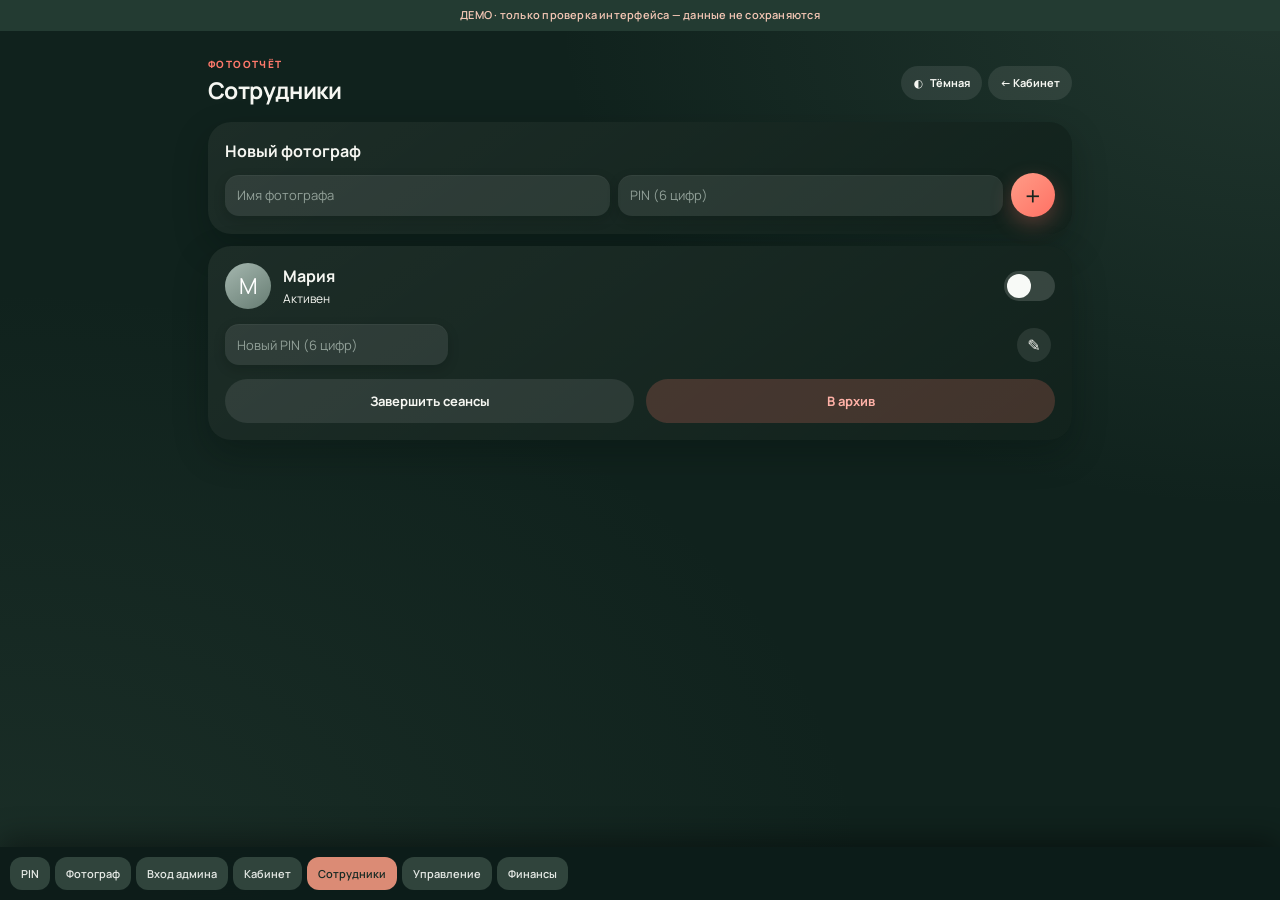
<file: staff.html>
<!DOCTYPE html>
<html lang="ru" xmlns:th="http://www.thymeleaf.org"><head><script src="./preview.js"></script><link href="./admin-manifest.webmanifest" rel="manifest"/><link href="./photo-logo-192.png" rel="apple-touch-icon"/><link href="./photo-logo-192.png" rel="icon" type="image/png"/><meta content="yes" name="apple-mobile-web-app-capable"/><meta content="Фотоотчёт Админ" name="apple-mobile-web-app-title"/><meta content="default" name="apple-mobile-web-app-status-bar-style"/><meta charset="utf-8"/><meta content="width=device-width,initial-scale=1" name="viewport"/><meta content="#10221d" name="theme-color"/><title>Сотрудники · Фотоотчёт</title><link href="./admin-ui.css" rel="stylesheet"/><script defer="" src="./admin-theme.js"></script><link href="https://fonts.googleapis.com" rel="preconnect"/><link crossorigin="" href="https://fonts.gstatic.com" rel="preconnect"/><link href="https://fonts.googleapis.com/css2?family=Manrope:wght@400;500;600;700;800&amp;display=swap" rel="stylesheet"/><link href="./theme.css" rel="stylesheet"/></head><body class="admin-interface"><div class="preview-banner">ДЕМО · только проверка интерфейса — данные не сохраняются</div>
<main class="shell staff-page">
<header class="topbar"><div><div class="eyebrow">ФОТООТЧЁТ</div><h1>Сотрудники</h1></div><div class="top-actions"><button aria-label="Переключить тему" class="btn btn-muted btn-sm" id="themeToggle" type="button">◐ <span id="themeLabel">Тема</span></button><a class="btn btn-muted btn-sm" href="admin.html">← Кабинет</a></div></header>

<div class="staff-list">
<section class="staff-card staff-create"><h2>Новый фотограф</h2><form action="#" data-preview-form="true" method="post"><input type="hidden"/><input maxlength="100" name="name" placeholder="Имя фотографа" required=""/><input inputmode="numeric" maxlength="6" name="pin" pattern="[0-9]{6}" placeholder="PIN (6 цифр)" required=""/><button aria-label="Создать фотографа" class="btn btn-plus" title="Создать" type="submit">+</button></form></section>
<section class="staff-card">
<div class="staff-head"><span aria-hidden="true" class="staff-avatar">М</span><div class="staff-name"><h2>Мария</h2><p>Активен</p></div>
<form action="#" class="staff-toggle-form" data-preview-form="true" method="post"><input type="hidden"/><button class="staff-toggle" type="submit"><span></span></button></form></div>
<form action="#" class="staff-pin-form" data-preview-form="true" method="post"><input type="hidden"/><input inputmode="numeric" maxlength="6" name="pin" pattern="[0-9]{6}" placeholder="Новый PIN (6 цифр)" required=""/><button aria-label="Сменить PIN" class="btn btn-soft btn-icon" title="Сменить PIN" type="submit">✎</button></form>
<div class="staff-actions">
<form action="#" data-preview-form="true" method="post"><input type="hidden"/><button class="btn btn-muted" type="submit">Завершить сеансы</button></form>
<form action="#" data-preview-form="true" method="post" onsubmit="return confirm('Архивировать сотрудника? Его отчёты сохранятся.')"><input type="hidden"/><button class="btn btn-delete" type="submit">В архив</button></form>
</div>
</section>
</div></main><nav aria-label="Демо-навигация" class="preview-nav"><a href="worker-login.html">PIN</a><a href="index.html">Фотограф</a><a href="login.html">Вход админа</a><a href="admin.html">Кабинет</a><a class="current" href="staff.html">Сотрудники</a><a href="catalog.html">Управление</a><a href="finance.html">Финансы</a></nav></body></html>
</file>
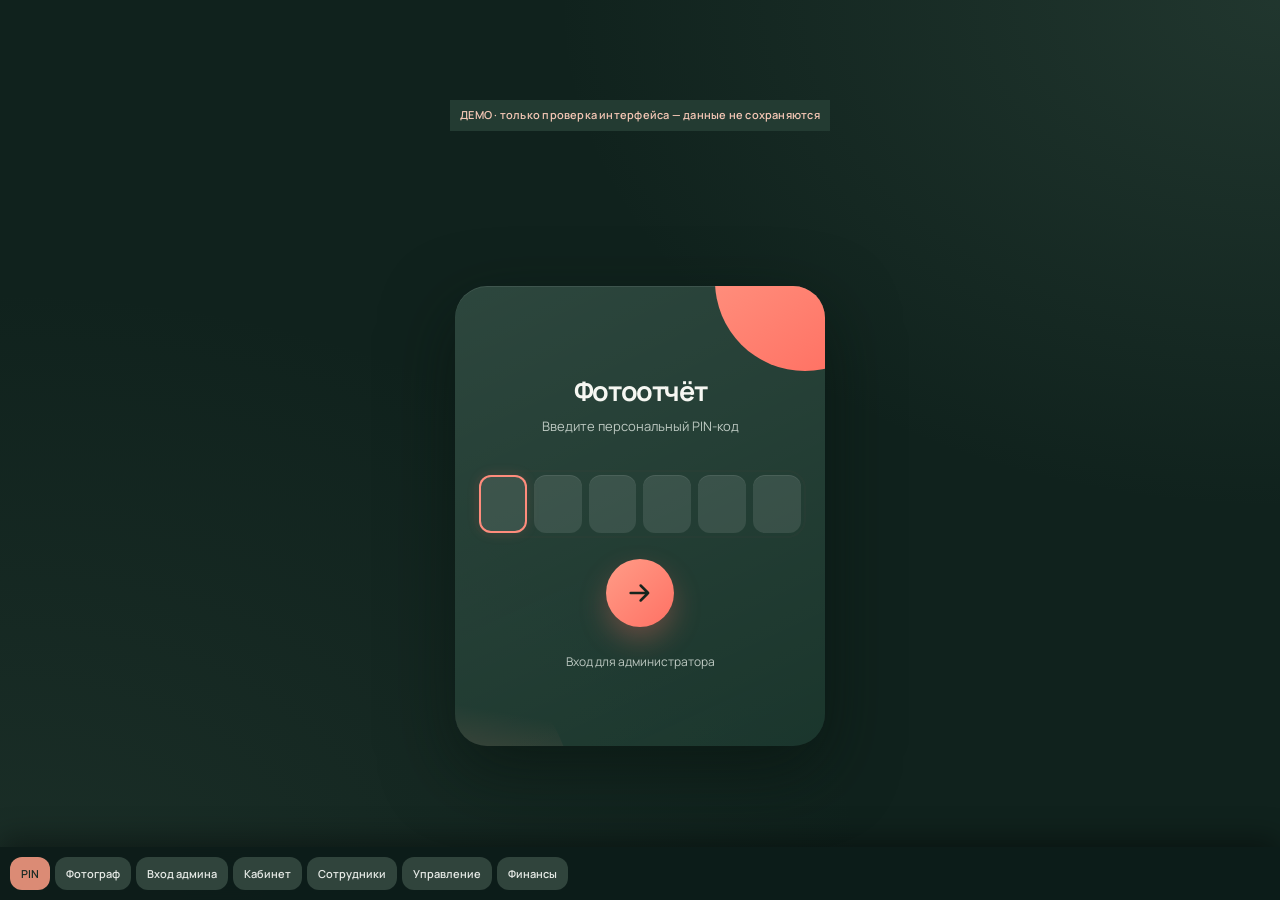
<file: worker-login.html>
<!DOCTYPE html>
<html lang="ru" xmlns:th="http://www.thymeleaf.org"><head><script src="./preview.js"></script><meta charset="utf-8"/><meta content="width=device-width,initial-scale=1,viewport-fit=cover" name="viewport"/><meta content="#10221d" name="theme-color"/><title>Вход фотографа · Фотоотчёт</title><link href="https://fonts.googleapis.com" rel="preconnect"/><link crossorigin="" href="https://fonts.gstatic.com" rel="preconnect"/><link href="https://fonts.googleapis.com/css2?family=Manrope:wght@400;500;600;700;800&amp;display=swap" rel="stylesheet"/><link href="./theme.css" rel="stylesheet"/><style>
/* Only the login arrow: override older text/pseudo-element styling. */
body.fc3-auth .fc3-login button.fc3-auth-submit{display:flex!important;align-items:center!important;justify-content:center!important;padding:0!important;line-height:0!important}
body.fc3-auth .fc3-login button.fc3-auth-submit::after{content:none!important;display:none!important}
body.fc3-auth .fc3-login .fc-login-arrow{display:block!important;flex:0 0 30px!important;width:30px!important;height:30px!important;margin:0!important;transform:none!important;stroke:currentColor}
</style></head><body class="fc3-auth"><div class="preview-banner">ДЕМО · только проверка интерфейса — данные не сохраняются</div><form action="#" class="fc3-login" data-preview-form="true" method="post"><h1>Фотоотчёт</h1><p class="subtitle">Введите персональный PIN-код</p><input type="hidden"/><div class="fc5-pin" id="fc5Pin"><span aria-hidden="true" class="fc5-cell"></span><span aria-hidden="true" class="fc5-cell"></span><span aria-hidden="true" class="fc5-cell"></span><span aria-hidden="true" class="fc5-cell"></span><span aria-hidden="true" class="fc5-cell"></span><span aria-hidden="true" class="fc5-cell"></span><input aria-label="PIN из шести цифр" autocomplete="off" autofocus="" inputmode="numeric" maxlength="6" name="pin" pattern="[0-9]{6}" placeholder="" required="" type="password"/></div><button aria-label="Войти" class="btn fc3-auth-submit" type="submit"><svg aria-hidden="true" class="fc-login-arrow" fill="none" height="30" viewbox="0 0 24 24" width="30" xmlns="http://www.w3.org/2000/svg"><path d="M4.5 12h14m-6-6 6 6-6 6" stroke="currentColor" stroke-linecap="round" stroke-linejoin="round" stroke-width="2"></path></svg></button><a class="owner" href="login.html">Вход для администратора</a></form><script>
(()=>{
 const wrapper=document.getElementById('fc5Pin');
 if(!wrapper)return;
 const input=wrapper.querySelector('input[name="pin"]');
 const cells=[...wrapper.querySelectorAll('.fc5-cell')];
 const render=()=>{
  const count=input.value.length;
  cells.forEach((cell,index)=>{
   cell.textContent=index<count?'●':'';
   cell.classList.toggle('is-current',index===Math.min(count,5));
   cell.classList.toggle('is-filled',index<count);
  });
 };
 wrapper.addEventListener('click',()=>input.focus());
 input.addEventListener('input',()=>{input.value=input.value.replace(/\D/g,'').slice(0,6);render()});
 input.addEventListener('focus',render);render();
})();
</script><nav aria-label="Демо-навигация" class="preview-nav"><a class="current" href="worker-login.html">PIN</a><a href="index.html">Фотограф</a><a href="login.html">Вход админа</a><a href="admin.html">Кабинет</a><a href="staff.html">Сотрудники</a><a href="catalog.html">Управление</a><a href="finance.html">Финансы</a></nav></body></html>
</file>
<file: styles.css>
:root {
  color-scheme:light;
  --bg:#f6f8fc;--surface:#fff;--surface-alt:#f9fbff;--field:#f9fbff;
  --text:#10192c;--muted:#778298;--soft-text:#42516d;
  --blue:#1468ff;--blue-2:#0651ed;--soft-blue:#eaf2ff;
  --green:#087e65;--green-bg:#e8f9f1;--red:#d84055;--red-bg:#fff0f1;
  --orange:#e99b29;--shadow-panel:0 15px 48px rgba(35,60,102,.075),0 3px 10px rgba(35,60,102,.025);
  --shadow-field:0 4px 12px rgba(35,59,94,.09),0 1px 2px rgba(35,59,94,.025);
  --shadow-raised:0 7px 16px rgba(30,67,125,.12),0 2px 4px rgba(30,67,125,.04);
  --shadow-blue:0 8px 22px rgba(20,104,255,.24),0 2px 5px rgba(20,104,255,.12);
}
html[data-theme="dark"] {
  color-scheme:dark;
  --bg:#050505;--surface:#111214;--surface-alt:#16171a;--field:#1b1c20;
  --text:#f7f8fa;--muted:#9399a5;--soft-text:#b9c0cf;
  --blue:#3b85ff;--blue-2:#1564f9;--soft-blue:#14264b;
  --green:#3fe0b0;--green-bg:#0c2923;--red:#ff7587;--red-bg:#341b22;
  --orange:#ffb64e;
  --shadow-panel:0 18px 42px rgba(0,0,0,.62),0 3px 14px rgba(0,0,0,.36);
  --shadow-field:0 5px 12px rgba(0,0,0,.48),0 1px 3px rgba(0,0,0,.3);
  --shadow-raised:0 7px 18px rgba(0,0,0,.57),0 2px 4px rgba(0,0,0,.36);
  --shadow-blue:0 8px 24px rgba(15,91,255,.36),0 2px 9px rgba(15,91,255,.17);
}
*{box-sizing:border-box}
html{min-width:280px;background:var(--bg);-webkit-text-size-adjust:100%;scroll-behavior:smooth}
body{margin:0;background:var(--bg);color:var(--text);font:500 14px/1.5 "Manrope","Avenir Next",-apple-system,BlinkMacSystemFont,"Segoe UI",sans-serif;min-height:100vh;transition:background .24s,color .24s}
button,input,select,textarea{font:inherit;max-width:100%;-webkit-tap-highlight-color:transparent}
button{border:0;cursor:pointer;touch-action:manipulation}
button:disabled{opacity:.55;cursor:wait}
button:focus-visible,input:focus-visible,select:focus-visible,textarea:focus-visible,.upload-action:focus-visible{outline:2px solid var(--blue);outline-offset:3px}
input,select,textarea{border:0;outline:0;color:var(--text);background:var(--field);box-shadow:var(--shadow-field);width:100%;min-width:0;height:47px;padding:0 15px;border-radius:15px;font-size:16px;transition:box-shadow .2s,background .2s}
input:focus,select:focus,textarea:focus{box-shadow:var(--shadow-field),0 0 0 3px rgba(255,121,107,.17)}
input::placeholder{color:var(--muted);opacity:.85}
input[type="number"]{font-variant-numeric:tabular-nums}
input[type="date"]{min-width:0;display:block;appearance:none;-webkit-appearance:none}
input[type="date"]::-webkit-date-and-time-value{text-align:left}
select{appearance:none;-webkit-appearance:none;padding-right:36px;cursor:pointer}
.site-header{padding:22px 24px 12px;padding-top:max(22px,env(safe-area-inset-top));}
.header-inner{max-width:1180px;margin:0 auto;display:flex;justify-content:space-between;align-items:center;gap:12px}
.brand{display:flex;align-items:center;gap:14px;min-width:0}
.brand-icon{width:51px;height:51px;border-radius:16px;object-fit:cover;box-shadow:0 7px 18px rgba(12,55,119,.18)}
.brand-text h1{font-size:25px;letter-spacing:-1.2px;line-height:1.15;margin:0;font-weight:800}
.brand-text p{margin:5px 0 0;color:var(--muted);font-size:12px;line-height:1.3}
.theme-toggle{flex:none;border-radius:99px;background:var(--surface);box-shadow:var(--shadow-raised);color:var(--text);padding:11px 15px;font-size:12px;font-weight:800;min-height:43px;transition:transform .18s,box-shadow .18s}
.theme-toggle:active,.button:active,.step-btn:active{transform:scale(.97)}
.app-layout{max-width:1228px;margin:0 auto;padding:28px 24px max(48px,env(safe-area-inset-bottom));display:grid;grid-template-columns:minmax(0,1.5fr) minmax(320px,.85fr);gap:23px;align-items:start}
.main-column,.side-column{min-width:0}
.page-heading{display:flex;justify-content:space-between;align-items:center;gap:12px;margin:0 3px 18px}
.eyebrow{font-size:10px;font-weight:800;letter-spacing:2px;color:var(--muted);margin-bottom:7px}
.page-heading h2{font-size:30px;letter-spacing:-1.35px;line-height:1.16;margin:0;font-weight:800}
.heading-dot{color:var(--blue)}
.page-heading p{color:var(--muted);font-size:12px;margin:8px 0 0;line-height:1.5}
.status-tag{white-space:nowrap;display:flex;align-items:center;gap:7px;background:var(--surface);box-shadow:var(--shadow-field);padding:9px 13px;border-radius:99px;color:var(--soft-text);font-size:11px;font-weight:800}
.status-dot{background:var(--orange);width:7px;height:7px;border-radius:50%;box-shadow:0 0 0 3px rgba(233,155,41,.1)}
.network-strip{display:flex;align-items:center;justify-content:space-between;gap:10px;background:var(--surface);box-shadow:var(--shadow-panel);border-radius:18px;padding:12px 16px;margin-bottom:16px}
.network-left{display:flex;align-items:center;gap:9px;color:var(--soft-text);font-size:12px;font-weight:700}
.network-icon{display:grid;place-items:center;width:26px;height:26px;background:var(--soft-blue);color:var(--blue);border-radius:9px;font-size:16px}
.pill{white-space:nowrap;font-size:11px;font-weight:800;border-radius:99px;padding:7px 10px;background:var(--soft-blue);color:var(--blue)}
.pill.ok{background:var(--green-bg);color:var(--green)}.pill.warn{background:var(--red-bg);color:var(--red)}
.panel{background:var(--surface);box-shadow:var(--shadow-panel);border-radius:24px;padding:25px 26px;margin-bottom:16px;min-width:0}
.section-head{display:flex;align-items:center;gap:12px;margin-bottom:22px}
.section-symbol{display:grid;place-items:center;width:34px;height:34px;border-radius:11px;background:var(--soft-blue);color:var(--blue);font-size:12px;font-weight:800;box-shadow:0 3px 9px rgba(255,121,107,.10)}
h3{margin:0;font-size:17px;font-weight:800;letter-spacing:-.5px;line-height:1.3}
.form-grid{display:grid;grid-template-columns:repeat(2,minmax(0,1fr));gap:17px 16px}
.field{min-width:0}.field label{display:block;margin:0 0 8px;font-size:12px;font-weight:700;color:var(--soft-text)}
.optional{font-weight:500;color:var(--muted)}
.select-wrap{position:relative}.select-wrap::after{content:'⌄';position:absolute;right:15px;top:8px;color:var(--muted);pointer-events:none;font-size:21px}
.products{display:grid;gap:7px}
.product-row{display:flex;align-items:center;justify-content:space-between;gap:12px;padding:7px 0;min-width:0}
.product-info{display:flex;align-items:center;gap:11px;min-width:0}
.product-icon{display:grid;place-items:center;flex:0 0 35px;width:35px;height:35px;border-radius:12px;background:var(--soft-blue);color:var(--blue);font-size:21px;font-weight:700}
.product-info strong{display:block;font-size:13px;line-height:1.3;font-weight:800;letter-spacing:-.1px}
.muted-inline{color:var(--muted);font-weight:600}
.price{display:block;margin-top:4px;color:var(--muted);font-size:11px;font-weight:600}
.stepper{flex:0 0 133px;display:grid;grid-template-columns:38px minmax(0,1fr) 38px;align-items:center;gap:4px;min-width:0}
.step-btn{display:grid;place-items:center;background:var(--field);color:var(--soft-text);box-shadow:var(--shadow-field);border-radius:12px;width:38px;height:39px;font-size:20px;font-weight:600;line-height:1;padding:0;transition:transform .15s,box-shadow .15s}
.step-btn.plus{background:var(--soft-blue);color:var(--blue)}
.stepper input{padding:0 1px;text-align:center;height:39px;min-width:0;font-weight:800;font-size:14px;border-radius:12px;-moz-appearance:textfield;appearance:textfield}
.stepper input::-webkit-outer-spin-button,.stepper input::-webkit-inner-spin-button{-webkit-appearance:none;margin:0}
.amount-wrap{position:relative;flex:0 0 133px}.amount-wrap input{height:39px;padding:0 24px 0 11px;text-align:right;font-size:14px;font-weight:800;border-radius:12px}.amount-wrap>span{position:absolute;right:10px;top:10px;color:var(--muted);font-size:12px}
.discount-details{margin-top:20px;padding-top:5px}
.discount-details summary{display:flex;align-items:center;gap:10px;list-style:none;cursor:pointer;font-weight:800;font-size:13px;padding:9px 0;color:var(--text)}
.discount-details summary::-webkit-details-marker{display:none}
.discount-symbol{display:grid;place-items:center;width:30px;height:30px;border-radius:10px;background:var(--soft-blue);color:var(--blue);font-weight:800;font-size:15px}
.summary-chevron{margin-left:auto;color:var(--muted);font-size:20px;transition:transform .2s}
.discount-details[open] .summary-chevron{transform:rotate(180deg)}
.discount-body{padding:13px 0 0;display:grid;gap:16px}
.discount-stepper{width:100%;max-width:100%;grid-template-columns:40px minmax(0,1fr) 40px;flex-basis:auto}
.discount-stepper .step-btn,.discount-stepper input{height:47px;width:100%}
.money-grid{grid-template-columns:repeat(3,minmax(0,1fr))}
.summary-grid{display:grid;grid-template-columns:1fr 1fr;gap:12px;margin-top:23px}
.summary-card{min-width:0;position:relative;overflow:hidden;min-height:100px;border-radius:17px;padding:16px 17px;box-shadow:var(--shadow-field)}
.summary-card>span:first-child{display:block;font-size:12px;font-weight:700;margin-bottom:9px}
.total-card{background:var(--soft-blue);color:var(--blue)}
.money{font-size:26px;font-weight:800;letter-spacing:-1px;line-height:1.2;color:var(--text);position:relative;z-index:1;overflow-wrap:anywhere}
.summary-watermark{position:absolute;right:14px;bottom:-24px;font-size:92px;font-weight:800;opacity:.075}
.balance-card{background:var(--green-bg);color:var(--green)}
#balance{font-size:12px;font-weight:800;line-height:1.45;margin:0;overflow-wrap:anywhere}
#balance.good{color:var(--green)}#balance.error{color:var(--red)}
.upload-area{display:flex;align-items:center;gap:13px;background:var(--field);box-shadow:var(--shadow-field);padding:15px;border-radius:18px;position:relative;min-width:0}
.upload-glyph{flex:none;width:41px;height:41px;display:grid;place-items:center;border-radius:13px;background:var(--soft-blue);color:var(--blue);font-size:26px}
.upload-copy{min-width:0;flex:1}.upload-copy strong{display:block;font-size:12px;font-weight:800}.upload-copy span{display:block;color:var(--muted);font-size:10px;margin-top:3px;overflow-wrap:anywhere}
.upload-action{flex:none;background:var(--soft-blue);color:var(--blue);padding:10px 12px;border-radius:12px;cursor:pointer;font-weight:800;font-size:11px;box-shadow:var(--shadow-field)}
.file-input{position:absolute;width:1px;height:1px;opacity:0;overflow:hidden;pointer-events:none;padding:0}
.preview{display:block;width:100%;max-height:300px;object-fit:contain;margin-top:16px;border-radius:16px;background:var(--field);box-shadow:var(--shadow-field)}
.hidden{display:none!important}
.hint{font-size:11px;line-height:1.6;color:var(--muted);margin:12px 0 0}
.submit-area{padding:5px 0 0}.submit-buttons{display:grid;grid-template-columns:1fr 1fr;gap:12px}
.button{border-radius:16px;padding:15px 13px;min-height:52px;font-size:12px;font-weight:800;display:flex;justify-content:center;align-items:center;gap:8px;transition:transform .16s,box-shadow .16s}
.button>span{font-size:19px;line-height:1}
.button-secondary{background:var(--surface);color:var(--text);box-shadow:var(--shadow-raised)}
.button-primary{background:var(--accent-grad,linear-gradient(135deg,#ff9c87,#ff7164));color:var(--accent-text,#16251e);box-shadow:var(--shadow-blue)}
.feedback{font-size:12px;line-height:1.5;min-height:0;margin-top:10px;white-space:pre-line;font-weight:700}
.feedback:empty{display:none}
.submit-hint{margin-top:12px}
.side-column{padding-top:5px}
.drafts-panel{padding:25px 21px}
.drafts-header{display:flex;align-items:center;justify-content:space-between;gap:10px}
.drafts-header h3{font-size:17px;letter-spacing:-.6px}
.drafts-glyph{flex:none;display:grid;place-items:center;width:37px;height:37px;border-radius:13px;color:var(--blue);background:var(--soft-blue);font-size:25px}
.drafts-intro{font-size:11px;color:var(--muted);margin:12px 0 20px;line-height:1.6}
.drafts-list{display:grid;gap:13px}
.empty-drafts{padding:24px 16px;margin:0;text-align:center;border-radius:17px;background:var(--field);color:var(--muted);font-size:12px;box-shadow:var(--shadow-field)}
.draft{padding:16px;background:var(--surface-alt);box-shadow:var(--shadow-field);border-radius:18px;min-width:0}
.draft-top{display:flex;align-items:flex-start;gap:11px;min-width:0}
.draft-thumb{width:54px;height:60px;border-radius:12px;object-fit:cover;background:var(--soft-blue);flex:none;box-shadow:var(--shadow-field)}
.draft-placeholder{display:grid;place-items:center;color:var(--blue);font-size:26px}
.draft-details{min-width:0;flex:1}
.draft-title{font-size:12px;font-weight:800;display:block;line-height:1.4;overflow-wrap:anywhere}
.draft-meta{display:block;font-size:10px;color:var(--muted);margin-top:4px;line-height:1.5;overflow-wrap:anywhere}
.draft-total{font-size:18px;display:block;font-weight:800;letter-spacing:-.4px;margin-top:5px}
.draft-status{font-size:10px;color:var(--orange);display:block;margin-top:4px}
.draft-actions{display:grid;grid-template-columns:1fr 1fr;gap:9px;margin-top:13px}
.draft-actions button{border-radius:12px;min-height:39px;font-size:11px;font-weight:800;padding:8px;background:var(--soft-blue);color:var(--blue);box-shadow:var(--shadow-field)}
.draft-actions .delete-draft{background:var(--red-bg);color:var(--red)}
.privacy-note{font-size:11px;color:var(--muted);padding:6px 12px;line-height:1.7}.privacy-note span{color:var(--blue);font-size:16px;margin-right:5px}
@media(min-width:1000px){.side-column{position:sticky;top:18px}}
@media(max-width:900px){.app-layout{grid-template-columns:1fr;max-width:680px;gap:12px;padding-top:20px}.side-column{padding-top:0}.drafts-panel{margin-bottom:12px}}
@media(max-width:600px){
  .site-header{padding:15px 16px 7px;padding-top:max(15px,env(safe-area-inset-top))}
  .brand{gap:10px}.brand-icon{width:42px;height:42px;border-radius:13px}
  .brand-text h1{font-size:21px;letter-spacing:-1px}.brand-text p{font-size:10px;margin-top:3px}
  .theme-toggle{min-height:39px;padding:9px 11px;font-size:11px}
  .app-layout{padding:18px 13px max(35px,env(safe-area-inset-bottom));gap:9px}
  .page-heading{margin:0 4px 15px}.page-heading h2{font-size:27px}.page-heading p{font-size:11px;max-width:270px}
  .eyebrow{font-size:9px;letter-spacing:1.7px}.status-tag{padding:8px 10px;font-size:10px}
  .network-strip{border-radius:17px;padding:10px 12px;margin-bottom:12px}
  .network-left{font-size:11px}.panel{border-radius:21px;padding:20px 17px;margin-bottom:12px}
  .section-head{margin-bottom:17px;gap:10px}.section-head h3{font-size:16px}
  .form-grid{gap:14px 11px}.field label{font-size:11px;margin-bottom:7px}
  .product-row{gap:6px}.product-info{gap:9px}.product-icon{width:32px;height:32px;flex-basis:32px;border-radius:10px;font-size:18px}
  .product-info strong{font-size:12px}.price{font-size:10px}
  .stepper{flex-basis:123px;grid-template-columns:35px minmax(0,1fr) 35px;gap:4px}
  .step-btn{width:35px;height:38px;border-radius:11px}.stepper input{height:38px}
  .amount-wrap{flex-basis:123px}.amount-wrap input{height:38px}
  .money-grid{grid-template-columns:repeat(2,minmax(0,1fr))}
  .summary-grid{gap:10px}.summary-card{padding:14px;min-height:96px}.money{font-size:24px}
  .drafts-panel{padding:20px 17px}.submit-area{padding:3px 2px 0}
}
@media(max-width:370px){
  .brand-text h1{font-size:19px}.brand-text p{font-size:9px}
  .app-layout{padding-left:10px;padding-right:10px}.panel{padding:17px 13px}
  .product-info{gap:7px}.product-info strong{font-size:11px}.product-icon{width:29px;height:29px;flex-basis:29px}
  .stepper{flex-basis:113px;grid-template-columns:32px minmax(0,1fr) 32px;gap:3px}.step-btn{width:32px}
  .amount-wrap{flex-basis:113px}.button{font-size:11px;padding:12px 8px;gap:5px}
  .upload-area{gap:9px;padding:11px}.upload-glyph{width:35px;height:35px}.upload-action{padding:9px}
}
@media(max-width:320px){.form-grid{grid-template-columns:1fr}.money-grid{grid-template-columns:1fr}.status-tag{display:none}.submit-buttons{grid-template-columns:1fr}}
@media(prefers-reduced-motion:reduce){*,*::before,*::after{scroll-behavior:auto!important;transition:none!important;animation:none!important}}

/* Release 4: compact shift information and accessible collapsible drafts */
#shift-heading{flex:1;min-width:0}.compact-date{display:flex;align-items:center;gap:5px;margin-left:auto;font-size:11px;color:var(--muted);white-space:nowrap}.compact-date input{width:122px;max-width:100%;min-width:0;padding:9px 5px;border:0;border-radius:11px;background:var(--field);color:var(--text);font:inherit;box-shadow:var(--shadow-field);color-scheme:dark}html[data-theme="light"] .compact-date input{color-scheme:light}
#shift-heading + .compact-date{flex:none}.select-wrap{position:relative}.select-wrap select{appearance:none;-webkit-appearance:none;padding-right:34px!important}.select-wrap:after{content:"";position:absolute;right:17px;top:calc(50% - 5px);width:8px;height:8px;border-right:2px solid var(--muted);border-bottom:2px solid var(--muted);transform:rotate(45deg);pointer-events:none}
#shift-heading ~ .compact-date{font-weight:600}#draftsContent[hidden]{display:none!important}#draftsToggle{border:0;cursor:pointer;font-size:25px;font-weight:700}.drafts-header{cursor:default}
@media(max-width:430px){.compact-date{gap:3px;font-size:10px}.compact-date input{width:110px;font-size:10px;padding:8px 3px}.section-head{flex-wrap:wrap}.section-head h3{font-size:15px!important}#shift-heading{flex:1}.form-grid{align-items:end}#shift-heading ~ .compact-date span{display:none}}

/* iPhone form refinement v6 */
.select-wrap::after,.select-wrap:after{content:none!important;display:none!important}
.select-wrap select{appearance:none!important;-webkit-appearance:none!important;padding-right:15px!important}
.form-grid>.comment-field{grid-column:1/-1;width:100%}
.comment-field input{width:100%;box-sizing:border-box}
.section-head{min-width:0}
.compact-date{position:relative;flex:0 0 auto;display:flex;flex-direction:column;align-items:center;justify-content:center;gap:3px;width:112px;min-height:52px;margin-left:auto;padding:8px 10px;border-radius:15px;background:var(--field);box-shadow:var(--shadow-field);white-space:nowrap;box-sizing:border-box;overflow:hidden}
.compact-date .date-label{font-size:10px;line-height:1.2;color:var(--muted);font-weight:600}
.compact-date .date-display{font-size:12px;line-height:1.3;color:var(--text);font-weight:750;letter-spacing:-.2px;font-variant-numeric:tabular-nums}
.compact-date input[type=date]{position:absolute;inset:0;width:100%;height:100%;padding:0;margin:0;opacity:0;cursor:pointer;z-index:2}
@media(max-width:430px){
 .section-head{flex-wrap:nowrap!important;gap:8px}
 .section-head h3#shift-heading{font-size:15px!important;line-height:1.15}
 .compact-date{width:108px;min-width:108px;padding:8px 6px}
 .compact-date .date-label{display:block!important;font-size:9px}
 .compact-date .date-display{font-size:11px}
 .form-grid>.comment-field{grid-column:1/-1}
}

/* v7: editable native date and clean draft chevron */
.compact-date{position:relative;display:flex;flex-direction:column;gap:4px;align-items:stretch;justify-content:center;width:142px;min-width:142px;min-height:60px;padding:7px 10px;overflow:visible}
.compact-date .date-label{display:block!important;font-size:10px;line-height:1.2;color:var(--muted);text-align:left}
.compact-date input[type="date"]{position:static!important;display:block!important;opacity:1!important;visibility:visible!important;z-index:auto!important;inset:auto!important;width:100%!important;height:28px!important;min-width:0!important;max-width:100%!important;margin:0!important;padding:2px 0!important;border:0!important;border-radius:0!important;box-shadow:none!important;background:transparent!important;color:var(--text)!important;font-size:12px!important;font-weight:650!important;line-height:24px!important;cursor:pointer;box-sizing:border-box}
.compact-date input[type="date"]::-webkit-calendar-picker-indicator{opacity:.75;cursor:pointer;max-width:18px}
@media(max-width:430px){.compact-date{width:138px;min-width:138px;padding:7px 9px}.compact-date .date-label{display:block!important;font-size:10px}.compact-date input[type="date"]{font-size:12px!important}}
#draftsToggle.drafts-glyph{position:relative;font-size:0!important;line-height:0;display:grid;place-items:center;cursor:pointer}
#draftsToggle.drafts-glyph::after{content:"";display:block;width:9px;height:9px;border-right:2px solid currentColor;border-bottom:2px solid currentColor;transform:translateY(-2px) rotate(45deg);transition:transform .18s ease;border-radius:1px}
#draftsToggle.drafts-glyph[aria-expanded="true"]::after{transform:translateY(2px) rotate(225deg)}

/* v8: match discount expander to drafts expander */
.discount-details .summary-chevron{position:relative;flex:none;display:grid;place-items:center;width:37px;height:37px;margin-left:auto;border-radius:13px;background:var(--soft-blue);color:var(--blue);font-size:0!important;line-height:0}
.discount-details .summary-chevron::after{content:"";display:block;width:9px;height:9px;border-right:2px solid currentColor;border-bottom:2px solid currentColor;transform:translateY(-2px) rotate(45deg);transition:transform .18s ease;border-radius:1px}
.discount-details[open] .summary-chevron{transform:none}
.discount-details[open] .summary-chevron::after{transform:translateY(2px) rotate(225deg)}

/* v13 compact photographer top and consistent controls */
.site-header{padding-top:7px!important;padding-bottom:7px!important}.header-inner{min-height:36px!important}.brand-icon{width:34px!important;height:34px!important;border-radius:11px!important}.brand{gap:0!important}.page-heading{margin:5px 2px 9px!important;min-height:30px}.page-heading h2{font-size:22px!important;letter-spacing:-.5px!important}.page-heading .status-tag{font-size:10px!important;padding:6px 9px!important}.network-strip{padding:0!important;margin:0 0 9px!important;background:transparent!important;box-shadow:none!important;justify-content:flex-end!important;min-height:14px!important}.network-left{display:none!important}#network{padding:0 4px!important;background:transparent!important;box-shadow:none!important;font-size:11px!important;min-height:0!important}#network.ok{color:#389e80!important}#network.warn{color:#c08052!important}
.form-grid select{appearance:none!important;-webkit-appearance:none!important;background-image:url("data:image/svg+xml,%3Csvg xmlns='http://www.w3.org/2000/svg' width='20' height='20' viewBox='0 0 24 24' fill='none' stroke='%238a97ad' stroke-width='2' stroke-linecap='round' stroke-linejoin='round'%3E%3Cpath d='m6 9 6 6 6-6'/%3E%3C/svg%3E")!important;background-repeat:no-repeat!important;background-position:right 12px center!important;background-size:18px!important;padding-right:37px!important}
input[type=date]{accent-color:var(--blue)}
@media(max-width:430px){.app-layout{padding-top:7px!important}.site-header{margin-bottom:3px!important}}

/* v15 — Montserrat throughout the photographer PWA */
html,body,button,input,select,textarea{font-family:'Manrope',system-ui,-apple-system,sans-serif!important}
.site-header{padding-top:max(10px,env(safe-area-inset-top))!important;padding-bottom:7px!important}
.header-inner{min-height:38px!important}
.brand{gap:9px!important;align-items:center!important}
.brand-icon{width:31px!important;height:31px!important;border-radius:9px!important}
.compact-title{font-size:19px;font-weight:700;letter-spacing:-.6px;line-height:1.2;margin:0;color:var(--text)}
.compact-network{padding:0!important;margin-left:1px!important;background:transparent!important;box-shadow:none!important;min-height:0!important;font-size:11px!important;line-height:1!important}
.compact-network.ok{color:#35bb83!important}.compact-network.warn{color:#dc975a!important}
.theme-toggle{font-family:inherit!important}
.app-layout{padding-top:5px!important}
/* A single themed calendar. The native date field stays accessible to app.js but never paints. */
.compact-date{position:relative!important;display:flex!important;flex-direction:column!important;gap:5px!important;align-items:stretch!important;justify-content:center!important;width:142px!important;min-width:142px!important;min-height:54px!important;padding:8px 9px!important;overflow:visible!important}
.compact-date .date-label{display:block!important;font-size:10px!important;color:var(--muted)!important}
.compact-date input#date.native-date-hidden{position:absolute!important;left:0!important;top:0!important;width:1px!important;height:1px!important;min-width:0!important;max-width:1px!important;min-height:0!important;padding:0!important;margin:0!important;opacity:0!important;visibility:hidden!important;pointer-events:none!important;border:0!important;box-shadow:none!important;overflow:hidden!important}
.compact-date .custom-date{width:100%!important;position:static!important}
.compact-date .date-trigger{width:100%!important;min-height:27px!important;height:auto!important;padding:3px 0!important;border:0!important;background:transparent!important;box-shadow:none!important;border-radius:0!important;font-size:11px!important;font-weight:650!important;color:var(--text)!important;white-space:normal!important;text-align:left!important}
.compact-date .date-popup{left:auto!important;right:-6px!important;top:calc(100% + 5px)!important}
@media(max-width:380px){.compact-date{width:127px!important;min-width:127px!important}.compact-date .date-trigger{font-size:10px!important}.compact-title{font-size:17px}}

/* Respect the hidden attribute even when product-row uses display:flex. */
.product-row[hidden]{display:none!important}

/* 1.0.1: discount controls follow the main photo-report design system */
#discountLines{display:grid;gap:12px}
.discount-line{display:grid;gap:10px;padding:14px;background:var(--surface-alt);border-radius:18px;box-shadow:var(--shadow-field);min-width:0}
.discount-line select,.discount-line input{height:46px;border-radius:13px;background:var(--field);font-size:14px}
.discount-line input[type=number]{-moz-appearance:textfield;appearance:textfield}
.discount-line input[type=number]::-webkit-inner-spin-button,.discount-line input[type=number]::-webkit-outer-spin-button{-webkit-appearance:none;margin:0}
.discount-remove,.discount-add{display:flex;align-items:center;justify-content:center;width:100%;min-height:46px;padding:12px 16px;border:0;border-radius:14px;font:800 12px/1.35 'Manrope',system-ui,sans-serif;transition:transform .16s,background .16s,box-shadow .16s;cursor:pointer}
.discount-remove{background:var(--red-bg);color:var(--red);box-shadow:var(--shadow-raised)}
.discount-add{margin-top:12px;background:var(--soft-blue);color:var(--blue);box-shadow:var(--shadow-field)}
.discount-remove:active,.discount-add:active{transform:scale(.985)}
.discount-remove:focus-visible,.discount-add:focus-visible{outline:none;box-shadow:var(--shadow-raised),0 0 0 4px rgba(255,121,107,.18)}
@media(hover:hover){.discount-add:hover{box-shadow:var(--shadow-raised)}.discount-remove:hover{filter:brightness(.97)}}

/* Design standard: borderless controls, soft shadow focus, both themes. */
button:focus-visible,input:focus-visible,select:focus-visible,textarea:focus-visible,.upload-action:focus-visible{outline:none!important;outline-offset:0!important;box-shadow:var(--shadow-raised),0 0 0 4px rgba(255,121,107,.18)}
.discount-line{border:0;box-shadow:var(--shadow-panel)}
.discount-line select,.discount-line input{border:0!important;outline:0!important;box-shadow:var(--shadow-field);color:var(--text)}
.discount-line select:focus-visible,.discount-line input:focus-visible{box-shadow:var(--shadow-field),0 0 0 4px rgba(255,121,107,.18)}
.discount-remove,.discount-add{border:0!important;outline:0!important;box-shadow:var(--shadow-raised)}
.discount-remove:focus-visible,.discount-add:focus-visible{outline:0!important;box-shadow:var(--shadow-raised),0 0 0 4px rgba(255,121,107,.18)}
.discount-remove:disabled,.discount-add:disabled{opacity:.55}

/* 1.0.1 / step 6: compact proportional discounted-sale row. */
#discountLines{gap:9px}
.discount-line{display:grid;grid-template-columns:minmax(0,2.1fr) minmax(0,1.2fr) minmax(0,1.2fr) 42px;gap:8px;align-items:center;padding:9px;border:0;border-radius:16px;background:var(--surface-alt);box-shadow:var(--shadow-panel)}
.discount-line .discount-product-select,.discount-line .discount-qty-counter,.discount-line .discount-sum-wrap,.discount-line .discount-remove{height:44px!important;min-height:44px!important;min-width:0;border:0!important;border-radius:12px;box-shadow:var(--shadow-field)}
.discount-line .discount-product-select{width:100%;padding:0 8px!important;background:var(--field);color:var(--text);font-size:12px}
.discount-qty-counter{display:flex;align-items:center;background:var(--field);overflow:hidden}
.discount-line .discount-qty-counter input{flex:1;width:100%;min-width:0;height:44px!important;padding:0 1px!important;text-align:center;background:transparent!important;box-shadow:none!important;font-size:13px}
.discount-line .discount-step{flex:0 0 28px;height:44px;border:0!important;outline:0!important;background:transparent;color:var(--blue);font-size:19px;font-weight:750;cursor:pointer;box-shadow:none!important;padding:0}
.discount-line .discount-step:active{background:var(--soft-blue)}
.discount-line .discount-sum-wrap{display:flex;align-items:center;background:var(--field);overflow:hidden}
.discount-line .discount-sum-wrap input{width:100%;height:44px!important;padding:0 8px!important;box-shadow:none!important;background:transparent!important;font-size:13px}
.discount-line .discount-remove{width:42px!important;padding:0!important;display:flex;align-items:center;justify-content:center;font-size:23px!important;font-weight:400!important;background:var(--red-bg);color:var(--red);box-shadow:var(--shadow-raised)}
.discount-line .discount-qty-counter:focus-within,.discount-line .discount-sum-wrap:focus-within{box-shadow:var(--shadow-field),0 0 0 3px rgba(255,121,107,.14)}
@media(max-width:390px){.discount-line{grid-template-columns:minmax(0,1.65fr) minmax(0,1.15fr) minmax(0,1.05fr) 34px;gap:5px;padding:6px}.discount-line .discount-step{flex-basis:24px}.discount-line .discount-remove{width:34px!important}.discount-line .discount-product-select{font-size:11px;padding:0 3px!important}.discount-line .discount-sum-wrap input{padding:0 4px!important;font-size:12px}}
</file>
<file: custom-controls.css>
/* Кастомные выпадающие списки и календарь. Нативные input/select остаются источником значений формы.
   Все цвета — из токенов темы (theme.css), поэтому светлая/тёмная тема работает без отдельных переопределений. */

.custom-picker,.custom-date{position:relative;isolation:isolate;width:100%;min-width:0}
.custom-picker.picker-open,.custom-date.picker-open{z-index:999}

/* Нативные элементы полностью убраны из потока — виден только кастомный триггер. */
.native-select-hidden,.native-date-hidden{position:absolute!important;width:1px!important;height:1px!important;opacity:0!important;pointer-events:none!important;overflow:hidden!important;padding:0!important;border:0!important}
select.native-select-hidden,.form-grid select.native-select-hidden,.select-wrap select.native-select-hidden,
#worker.native-select-hidden,#club.native-select-hidden,#discountProduct.native-select-hidden{
 display:none!important;appearance:none!important;-webkit-appearance:none!important;visibility:hidden!important;pointer-events:none!important;
 width:0!important;height:0!important;min-height:0!important;max-height:0!important;margin:0!important;padding:0!important;border:0!important;box-shadow:none!important;background-image:none!important}

.picker-trigger{display:flex;align-items:center;justify-content:space-between;gap:8px;width:100%;min-height:46px;padding:11px 14px;border:0;border-radius:14px;background:var(--field);color:var(--text);font-family:inherit;font-size:14px;font-weight:600;text-align:left;cursor:pointer;box-shadow:var(--shadow-field)}
.picker-trigger:focus-visible,.picker-open>.picker-trigger{outline:2px solid var(--accent);outline-offset:2px}
.picker-value{overflow:hidden;text-overflow:ellipsis;white-space:nowrap}
.picker-empty{opacity:.7}
.picker-chevron{flex:0 0 8px;width:8px;height:8px;border-right:1.7px solid currentColor;border-bottom:1.7px solid currentColor;transform:rotate(45deg);transition:transform .15s}
.picker-open .picker-chevron{transform:rotate(225deg)}

.picker-menu,.date-popup{display:none;position:absolute;top:calc(100% + 7px);left:0;right:0;z-index:1000;max-height:256px;overflow:auto;overscroll-behavior:contain;padding:6px;border:1px solid var(--line);border-radius:16px;background:var(--surface-pop);color:var(--text);box-shadow:0 16px 42px rgba(0,0,0,.35)}
.picker-open>.picker-menu,.picker-open>.date-popup{display:block}

.picker-option{display:flex;align-items:center;justify-content:flex-start;width:100%;min-height:41px;margin:0;padding:10px 12px;border:0;border-radius:10px;background:transparent;color:var(--text);font-family:inherit;font-size:13px;font-weight:500;line-height:1.35;text-align:left;white-space:normal;cursor:pointer;box-shadow:none;-webkit-appearance:none;appearance:none}
.picker-option:hover,.picker-option:focus-visible{background:var(--soft-blue);outline:0}
.picker-option[aria-selected=true]{background:var(--soft-blue)}
.picker-option[aria-selected=true]::after{content:'✓';margin-left:auto;padding-left:10px;font-size:13px;color:var(--accent)}
.picker-option:disabled{opacity:.45;pointer-events:none}

/* Календарь */
.date-trigger{font-size:12px;min-height:35px;padding:7px 10px;white-space:nowrap}
.date-popup{left:auto;right:0;width:290px;min-width:280px;max-height:none;padding:12px}
.date-popup-bar{display:flex;align-items:center;justify-content:space-between;margin-bottom:10px;text-transform:capitalize}
.date-popup-bar button{border:0;border-radius:50%;background:transparent;color:inherit;width:34px;height:34px;padding:0;font-size:22px;line-height:1;cursor:pointer}
.date-popup-bar button:hover{background:var(--btn-soft)}
.date-popup-grid{display:grid;grid-template-columns:repeat(7,minmax(0,1fr));gap:3px;text-align:center}
.date-popup-grid>span{font-size:11px;padding:7px 0;opacity:.6}
.date-popup-day{border:0;border-radius:50%;background:transparent;color:inherit;padding:9px 0;font-family:inherit;font-size:12px;cursor:pointer}
.date-popup-day:hover{background:var(--soft-blue)}
.date-popup-day.selected{background:var(--accent);color:var(--accent-text);font-weight:800}
.date-popup-day:disabled{opacity:.35;cursor:not-allowed}

@media(max-width:420px){.date-popup{width:min(290px,calc(100vw - 28px));max-width:calc(100vw - 28px)}}

/* Date popup above every report card, even across stacking contexts. */
body > .date-popup-portal{position:fixed!important;display:none!important;z-index:2147483000!important;right:auto!important;bottom:auto!important;max-width:calc(100vw - 24px)!important;box-sizing:border-box!important;isolation:isolate}
body > .date-popup-portal.is-portal-open{display:block!important}
</file>
<file: theme.css>
/* ==========================================================================
   Forest Coral — единая тема «Фотоотчёта»
   Подключается ПОСЛЕДНЕЙ на каждой странице. Заменяет forest-coral(-v2/-v3/-unified-v4).css.
   Порядок: 1 токены · 2 база · 3 поверхности · 4 поля · 5 кнопки · 6 шапка/навигация
            7 кабинет владельца · 8 форма фотографа · 9 вход · 10 сотрудники · 11 каталог
   ========================================================================== */

/* ---------- 1. Токены -------------------------------------------------------
   Один набор значений под оба «диалекта» старых стилей: у формы фотографа это
   --blue/--soft-blue/--field, у кабинета — --accent/--surface2/--line.
   Тёмная тема по умолчанию; светлая включается атрибутом data-theme="light"
   на <html> (форма фотографа) или на <body> (кабинет). */
:root,html[data-theme=dark],body,body[data-theme=dark]{
  color-scheme:dark;
  --bg:#10221d;--surface:#0d1e18;--surface2:#30473f;--surface-alt:#2b413a;--surface-pop:#213a30;--panel:#0d1e18;
  --field:#2b413a;--input-bg:rgba(255,255,255,.085);
  --text:#f6f7f2;--muted:#b3c2b9;--soft-text:#cbd7cf;
  --line:rgba(255,255,255,.08);--border:rgba(255,255,255,.1);
  --accent:#ff796b;--accent-2:#ff7164;--accent-text:#16251e;--accent-grad:linear-gradient(135deg,#ff9c87,#ff7164);
  --blue:#ff796b;--blue-2:#ff7164;--soft-blue:rgba(255,121,107,.16);--card:#0d1e18;
  --green:#90d9ad;--green-bg:rgba(54,182,120,.16);--red:#ffb1a7;--red-bg:rgba(255,121,107,.15);--orange:#ffc27a;
  --btn-soft:rgba(255,255,255,.09);--btn-soft-hover:rgba(255,255,255,.15);
  --danger-bg:rgba(255,121,107,.2);--danger-fg:#ffb1a7;
  --glass:linear-gradient(145deg,rgba(255,255,255,.065),rgba(255,255,255,.018));
  --glow-1:rgba(100,135,115,.20);--glow-2:rgba(80,108,91,.17);
  --shadow:0 14px 34px rgba(2,14,10,.28);--shadow-panel:0 14px 34px rgba(2,14,10,.28);
  --shadow-field:0 4px 12px rgba(2,14,10,.2),inset 0 1px rgba(255,255,255,.04);
  --shadow-raised:0 7px 18px rgba(2,14,10,.26);--shadow-blue:0 8px 22px rgba(255,113,100,.26);
  --r-card:23px;--r-field:14px;
}
html[data-theme=light],html[data-theme=light] body,body[data-theme=light]{
  color-scheme:light;
  --bg:#eff1eb;--surface:#ffffff;--surface2:#e8eee8;--surface-alt:#f3f6f1;--surface-pop:#ffffff;--panel:#ffffff;
  --field:#e8eee8;--input-bg:#e8eee8;
  --text:#24382f;--muted:#63786c;--soft-text:#3d5247;
  --line:rgba(36,56,47,.10);--border:rgba(36,56,47,.12);
  --accent:#ee7165;--accent-2:#e5604f;--accent-text:#16251e;--accent-grad:linear-gradient(135deg,#ff9c87,#ff7164);
  --blue:#e2584a;--blue-2:#e5604f;--soft-blue:rgba(238,113,101,.14);--card:#ffffff;
  --green:#1f8a5b;--green-bg:#e3f4ea;--red:#c4473d;--red-bg:#fdecea;--orange:#b9731b;
  --btn-soft:rgba(36,56,47,.08);--btn-soft-hover:rgba(36,56,47,.14);
  --danger-bg:rgba(226,88,74,.12);--danger-fg:#c4473d;
  --glass:linear-gradient(145deg,rgba(255,255,255,.7),rgba(255,255,255,.2));
  --glow-1:rgba(255,255,255,.7);--glow-2:rgba(214,226,214,.6);
  --shadow:0 12px 30px rgba(24,43,35,.10);--shadow-panel:0 12px 30px rgba(24,43,35,.10);
  --shadow-field:0 3px 9px rgba(24,43,35,.08);
  --shadow-raised:0 6px 16px rgba(24,43,35,.12);--shadow-blue:0 8px 20px rgba(238,113,101,.28);
}

/* ---------- 2. База ------------------------------------------------------- */
*,*::before,*::after{box-sizing:border-box}
html:has(body[data-theme=light]){background:#eff1eb}
body{
  background:radial-gradient(ellipse at 100% 0%,var(--glow-1),transparent 40%),radial-gradient(ellipse at 0% 100%,var(--glow-2),transparent 48%),var(--bg);
  background-attachment:fixed;color:var(--text);font-family:Manrope,system-ui,-apple-system,"Segoe UI",sans-serif;
}
button,a,summary{-webkit-tap-highlight-color:transparent}
:where(a,button,input,select,textarea,summary):focus-visible{outline:2px solid var(--accent);outline-offset:3px}
.eyebrow{color:var(--accent);letter-spacing:.14em}
.muted,small{color:var(--muted)}
.sr-only{position:absolute;width:1px;height:1px;padding:0;margin:-1px;overflow:hidden;clip:rect(0,0,0,0);white-space:nowrap;border:0}
@media(prefers-reduced-motion:reduce){*,*::before,*::after{transition:none!important;animation:none!important}}

/* ---------- 3. Поверхности (стеклянные карточки) --------------------------- */
.panel,.report,.report-calendar,.staff-card,.catalog-card,.finance-card,.login-card,.drafts-panel{
  border:0;border-radius:var(--r-card);background:var(--glass),var(--surface);box-shadow:var(--shadow);
  backdrop-filter:blur(16px);-webkit-backdrop-filter:blur(16px);
}
.summary-card{backdrop-filter:blur(16px);-webkit-backdrop-filter:blur(16px)}
.brand-logo,.brand-icon{border-radius:15px;object-fit:cover;box-shadow:0 8px 22px rgba(0,0,0,.2)}
.section-symbol,.product-icon{background:var(--soft-blue);color:var(--accent);border-radius:12px}

/* ---------- 4. Поля ввода -------------------------------------------------- */
input:where(:not([type=checkbox],[type=radio],[type=hidden])),select,textarea{
  min-height:41px;background:var(--input-bg);color:var(--text);border:0;border-radius:var(--r-field);
  box-shadow:var(--shadow-field);font-family:inherit;max-width:100%;
}
input::placeholder,textarea::placeholder{color:var(--muted);opacity:.75}
select{background-image:url("data:image/svg+xml,%3Csvg xmlns='http://www.w3.org/2000/svg' viewBox='0 0 24 24' fill='none' stroke='%23b3c2b9' stroke-width='2' stroke-linecap='round' stroke-linejoin='round'%3E%3Cpath d='m6 9 6 6 6-6'/%3E%3C/svg%3E");background-repeat:no-repeat;background-position:right 12px center;background-size:16px}
.select-wrap select{background-image:none}
input[type=date]{accent-color:var(--accent)}

/* ---------- 5. Кнопки: ОДНА система ----------------------------------------
   Форма у всех одна — «таблетка». Три роли:
     основная   .btn-approve .btn-primary .button-primary .btn-plus   — коралловый градиент
     нейтральная .btn-muted .btn-soft .btn-quiet .button-secondary .link — полупрозрачная
     опасная    .btn-delete .btn-delete-report .btn-danger            — розовая «стекляшка»
   Размеры: по умолчанию 40px, .btn-sm — 34px (строки списков, шапка). */
.btn,.link,.button,input[type=submit],summary.btn{
  display:inline-flex;align-items:center;justify-content:center;gap:7px;
  min-height:40px;padding:9px 16px;border:0;border-radius:999px;
  font-family:inherit;font-size:13px;font-weight:700;line-height:1.25;text-align:center;text-decoration:none;white-space:nowrap;
  color:var(--text);background:var(--btn-soft);box-shadow:none;cursor:pointer;
  transition:transform .15s ease,background .18s ease,filter .18s ease,box-shadow .18s ease;
}
.btn:hover,.link:hover,.button:hover{background:var(--btn-soft-hover)}
.btn:active,.link:active,.button:active{transform:scale(.97)}
.btn:disabled,.button:disabled{opacity:.55;cursor:wait}
.btn svg,.link svg,.button svg{display:block;flex-shrink:0}
.btn-sm{min-height:34px;padding:6px 13px;font-size:12px}

.btn-approve,.btn-primary,.button-primary,.btn-plus,.fc3-plus,.fc3-auth-submit{
  background:var(--accent-grad);color:var(--accent-text);font-weight:800;box-shadow:0 8px 21px rgba(255,113,100,.28);
}
.btn-approve:hover,.btn-primary:hover,.button-primary:hover,.btn-plus:hover,.fc3-plus:hover,.fc3-auth-submit:hover{background:var(--accent-grad);filter:brightness(1.07)}

.btn-muted,.btn-soft,.btn-quiet,.button-secondary,.link,.secondary{background:var(--btn-soft);color:var(--text)}
.btn-quiet{color:var(--muted)}
.btn-muted:hover,.btn-soft:hover,.btn-quiet:hover,.button-secondary:hover,.link:hover,.secondary:hover{background:var(--btn-soft-hover)}

.btn-delete,.btn-delete-report,.btn-danger,.danger{background:var(--danger-bg);color:var(--danger-fg)}
.btn-delete:hover,.btn-delete-report:hover,.btn-danger:hover,.danger:hover{background:var(--danger-bg);filter:brightness(1.12)}

/* круглые иконочные кнопки (+, шаги ±, ×) */
.btn-plus,.fc3-plus{width:44px;height:44px;min-height:44px;padding:0;border-radius:50%;font-size:27px;font-weight:400;line-height:1}
.step-btn{display:inline-grid;place-items:center;width:36px;min-width:36px;height:36px;padding:0;border-radius:50%;font-size:20px;line-height:1}
.step-btn.plus{background:var(--accent);color:var(--accent-text)}
.theme-toggle{border-radius:999px;background:var(--btn-soft);box-shadow:none;color:var(--text)}

/* крупные кнопки действий в форме фотографа */
.submit-buttons .button{min-height:52px;font-size:13px;padding:13px 14px}

/* ---------- 6. Шапка и навигация ------------------------------------------- */
.topbar{align-items:center;gap:12px}
.brand{min-width:0;align-items:center}
.brand h1{font-size:clamp(17px,4vw,23px);line-height:1.16;letter-spacing:-.03em}
.subtitle{font-size:11px}
.top-actions{align-items:center;gap:6px}
.top-actions .btn{font-size:11px;padding:7px 12px;min-height:34px}
.shell{max-width:1000px}
.navcards{display:grid;grid-template-columns:repeat(4,minmax(0,1fr));gap:8px}
.navcard{min-width:0;min-height:90px;padding:11px 4px;border:0;border-radius:19px;background:var(--glass),var(--surface);box-shadow:var(--shadow);display:flex;flex-direction:column;justify-content:center;align-items:center;text-align:center;gap:7px}
.navicon{width:34px;height:34px;display:grid;place-items:center;border-radius:12px;background:var(--btn-soft);color:var(--accent)}
.navcard strong{font-size:clamp(9px,2.45vw,13px);line-height:1.2;overflow-wrap:anywhere}
.navcard small,.navarrow{display:none}
@media(max-width:480px){
  .shell{padding:14px 12px 55px}.topbar{gap:7px}.brand{gap:8px}.brand-logo{width:39px;height:39px}
  .navcards{gap:6px}.navcard{min-height:83px;padding:9px 3px}.navicon{width:30px;height:30px}.navcard strong{font-size:9.5px}
  .top-actions .btn{padding:6px 10px;font-size:10px}
}

/* ---------- 7. Кабинет владельца ------------------------------------------- */
.report-calendar{padding:15px}
.calendar-day{border-radius:999px}
.report[data-club*="Аладдин"]{background:linear-gradient(120deg,rgba(159,116,224,.18),rgba(120,87,164,.055)),var(--surface);box-shadow:0 7px 25px rgba(153,107,226,.17),inset 3px 0 0 rgba(188,147,249,.58)}
.report[data-club*="Денди"],.report[data-club*="Dendy"],.report[data-club*="Dendi"]{background:linear-gradient(120deg,rgba(118,207,153,.15),rgba(79,145,102,.035)),var(--surface);box-shadow:0 7px 25px rgba(100,206,140,.14),inset 3px 0 0 rgba(133,226,166,.54)}
.edit-panel>summary.btn{justify-content:flex-start}
.delete-report-form{justify-content:flex-end}
.admin-quickbar{display:flex;gap:8px;justify-content:flex-start}

/* ---------- 8. Форма фотографа --------------------------------------------- */
.discount-details{margin-top:18px;padding:13px 14px;border:0;border-radius:20px;background:var(--glass),var(--surface-alt);box-shadow:var(--shadow-field)}
.discount-details summary{display:flex;align-items:center;gap:11px;padding:4px 0}
.discount-details .discount-symbol,.discount-details .summary-chevron{display:grid;place-items:center;width:33px;height:33px;border-radius:12px;background:var(--soft-blue);color:var(--accent)}
.discount-details[open]{padding-bottom:16px}
.discount-add{border-radius:999px;background:var(--soft-blue);color:var(--accent)}
.discount-remove,.discount-line .discount-remove{background:var(--danger-bg);color:var(--danger-fg)}
.drafts-glyph{border-radius:50%}
.total-card{background:var(--soft-blue);color:var(--accent)}
.compact-date{border-radius:15px;background:var(--btn-soft)}
.logout-link{display:flex;margin:24px auto 8px;min-height:40px}
.logout-message{text-align:center;margin:0 auto 20px;max-width:320px;color:var(--red);font-size:13px}
.logout-message:empty{display:none}

/* ---------- 9. Вход (владелец и фотограф — одна и та же карточка) ----------- */
body.fc3-auth{margin:0;min-height:100dvh;display:grid;place-items:center;padding:22px;font-size:14px}
.fc3-login{
  box-sizing:border-box;position:relative;isolation:isolate;overflow:hidden;width:min(370px,100%);min-height:460px;padding:44px 24px 34px;
  display:flex;flex-direction:column;justify-content:center;text-align:center;border-radius:32px;
  background:linear-gradient(155deg,rgba(255,255,255,.10),rgba(255,255,255,.025)),rgba(24,54,43,.83);
  box-shadow:0 24px 70px rgba(7,18,13,.55),inset 0 1px rgba(255,255,255,.09);
}
.fc3-login::before{content:"";position:absolute;z-index:-1;right:-70px;top:-95px;width:180px;height:180px;border-radius:50%;background:linear-gradient(145deg,#ff9c88,#ff6b5e)}
.fc3-login::after{content:"";position:absolute;z-index:-1;left:-120px;bottom:-170px;width:230px;height:280px;transform:rotate(-35deg);border-radius:50%;background:linear-gradient(45deg,rgba(255,139,119,.63),transparent 70%)}
.fc3-login h1,.fc3-login h2{font-size:27px;margin:0 0 8px;letter-spacing:-.05em;color:#f6f7f2}
.fc3-login p{margin:0;color:#bdc9c2}
.fc3-login .subtitle{margin:0 0 18px;font-size:13px}
.fc3-login .err,.fc3-login .error{color:#ffb7aa;font-size:13px;margin:0 0 10px}
.fc3-login label{display:block;text-align:left;font-size:12px;font-weight:700;color:#cbd7cf;margin:14px 0 0}
.fc3-login input:where(:not([type=hidden])){display:block;width:100%;margin-top:7px;min-height:51px;padding:12px 14px;border:0;border-radius:14px;background:rgba(255,255,255,.085);color:#fff;font:inherit;font-size:16px;box-shadow:inset 0 1px rgba(255,255,255,.12)}
.fc3-login input[name=pin]{letter-spacing:.45em;font-size:25px;text-align:center;height:58px;padding:12px 5px;margin-top:20px;background:repeating-linear-gradient(90deg,rgba(255,255,255,.095) 0,rgba(255,255,255,.095) calc(16.666% - 5px),transparent calc(16.666% - 5px),transparent 16.666%);box-shadow:none}
.fc3-login .fc3-auth-submit{width:70px;height:70px;min-height:70px;margin:26px auto 0;padding:0;border-radius:50%;font-size:30px;font-weight:400;box-shadow:0 13px 28px rgba(255,113,100,.3)}
.fc3-login .owner,.fc3-login .back{display:block;margin:26px auto 0;text-align:center;font-size:12px}
.fc3-login .owner,.fc3-login .back a{color:#e9f0ea;text-decoration:underline}
.fc3-login .owner{text-decoration:none;color:#bdc9c2}

/* ---------- 10. Сотрудники ------------------------------------------------- */
.staff-page{max-width:900px}
.staff-list{display:grid;gap:12px;margin-top:14px}
.staff-create form{display:grid;grid-template-columns:minmax(0,1fr) minmax(0,1fr) 44px;gap:8px;align-items:center;margin:0}
.staff-create input,.staff-pin-form input{font-size:13px;padding:10px 12px}
.staff-card{padding:17px}
.staff-card h2{font-size:16px;margin:0 0 10px}
.staff-head{display:flex;align-items:center;gap:12px}
.staff-avatar{width:46px;height:46px;flex:0 0 46px;display:grid;place-items:center;border-radius:50%;background:linear-gradient(145deg,#a5b7af,#667c72);font-size:22px;color:#fff}
.staff-name{flex:1;min-width:0}
.staff-name h2{margin:0 0 2px}
.staff-name p{margin:0;font-size:12px}
.staff-name .is-active{color:var(--green)}.staff-name .is-inactive{color:var(--red)}
.staff-toggle-form{margin:0}
.staff-toggle{display:flex;align-items:center;width:51px;height:30px;min-height:30px;padding:3px;border:0;border-radius:99px;background:var(--btn-soft-hover);cursor:pointer;box-shadow:none}
.staff-toggle.is-on{background:#36b678}
.staff-toggle span{display:block;width:24px;height:24px;border-radius:50%;background:#f8faf7;transition:transform .2s}
.staff-toggle.is-on span{transform:translateX(21px)}
.staff-pin-form{position:relative;display:flex;margin:15px 0 0}
.staff-pin-form input{padding-right:52px}
.staff-pin-form .btn-icon{position:absolute;right:4px;top:50%;transform:translateY(-50%)}
.btn-icon{width:34px;min-height:34px;height:34px;padding:0;border-radius:50%;font-size:16px}
.staff-actions{display:flex;gap:12px;margin-top:14px}
.staff-actions form{flex:1;margin:0}
.staff-actions .btn{width:100%;min-height:44px}
.staff-note{margin:0 0 12px;font-size:13px}
.staff-note.ok{color:var(--green)}.staff-note.err{color:var(--red)}
@media(max-width:380px){.staff-create form{grid-template-columns:minmax(0,1fr) minmax(0,1fr) 40px;gap:6px}.staff-create input{padding:9px 7px;font-size:11px}.btn-plus{width:40px;height:40px;min-height:40px}}

/* ---------- 11. Управление (каталог) --------------------------------------- */
.catalog-add form{display:grid;grid-template-columns:minmax(0,1fr) 46px;gap:9px;align-items:center;margin:0}
.catalog-add form select{grid-column:1/-1}
.catalog-add form input[name=name]{grid-column:1;grid-row:2}
.catalog-add form input[name=price]{grid-column:1;grid-row:3}
.catalog-add .btn-plus{grid-column:2;grid-row:2/4;justify-self:center;align-self:center;width:46px;height:46px;min-height:46px}
.catalog-toggle{border-radius:18px}
.catalog-item{display:grid;grid-template-columns:minmax(0,1fr) auto;align-items:center;gap:8px 12px;padding:13px 0;border-bottom:1px solid var(--line)}
.catalog-item:last-child{border-bottom:0}
.catalog-item-head{min-width:0}
.catalog-item-identity{display:flex;flex-direction:column;align-items:flex-start;gap:3px}
.catalog-item-identity strong{font-size:14px;line-height:1.3}
.catalog-state{font-size:11px;font-weight:600;color:var(--muted)}
.catalog-state.is-active::before{content:'';display:inline-block;width:6px;height:6px;margin-right:6px;vertical-align:middle;background:var(--green);border-radius:50%}
.catalog-state.is-active{color:var(--muted)}
.catalog-state.is-inactive{opacity:.7}
.catalog-item-actions{display:flex;align-items:center;justify-content:flex-end;flex-wrap:wrap;gap:6px}
.catalog-item-actions form{display:flex;align-items:center;gap:6px;margin:0}
.catalog-item.product-item{grid-template-columns:1fr}
.catalog-item.product-item .catalog-item-actions{display:grid;grid-template-columns:minmax(0,1fr) auto auto;gap:6px;justify-content:stretch}
.catalog-item-actions .catalog-price-form{display:grid;grid-template-columns:minmax(0,1fr) auto;gap:6px;width:100%}
.catalog-price-form .catalog-input{width:100%;min-width:0;min-height:34px;height:34px;padding:5px 11px;font-size:13px;border-radius:999px}
.catalog-item-actions .btn{min-height:34px;height:34px;padding:0 13px;font-size:12px}
@media(max-width:400px){.catalog-item-actions .btn{padding:0 10px;font-size:11px}}

/* Targeted product and PIN improvements — 2026-10-28 */
#extraProducts.extra-products{display:contents}
#extraProducts .product-row{min-width:0}
#extraProducts .product-info{min-width:0}
#extraProducts .product-info strong{overflow-wrap:anywhere}
#extraProducts .stepper input{width:100%;min-width:0;max-width:100%;box-sizing:border-box;text-align:center}
body.fc3-auth .fc3-login .fc5-pin{position:relative!important;display:grid!important;grid-template-columns:repeat(6,minmax(0,1fr))!important;gap:7px!important;width:100%!important;height:58px!important;margin:22px 0 0!important;background:transparent!important;border:0!important;box-shadow:none!important;padding:0!important}
body.fc3-auth .fc3-login .fc5-pin .fc5-cell{display:grid!important;place-items:center!important;min-width:0;height:58px;border-radius:12px;background:rgba(255,255,255,.10);color:#ffac9e;font-size:17px;box-shadow:inset 0 1px 0 rgba(255,255,255,.08);pointer-events:none}
body.fc3-auth .fc3-login .fc5-pin .fc5-cell.is-current{box-shadow:inset 0 0 0 2px #ff8c7c,0 0 13px rgba(255,130,115,.14)}
body.fc3-auth .fc3-login .fc5-pin input[name="pin"]{position:absolute!important;inset:0!important;width:100%!important;height:100%!important;opacity:.02!important;z-index:2!important;margin:0!important;padding:0!important;border:0!important;background:transparent!important;color:transparent!important;caret-color:transparent!important;letter-spacing:0!important;box-shadow:none!important}
body.fc3-auth .fc3-login button.fc3-auth-submit{display:grid!important;place-items:center!important;font-size:0!important;width:68px!important;height:68px!important;min-width:68px!important;min-height:68px!important;border-radius:50%!important;padding:0!important;line-height:1!important}
body.fc3-auth .fc3-login button.fc3-auth-submit::after{content:'→';font-size:31px;font-weight:400;line-height:1}
</file>
<file: admin-ui.css>
*{box-sizing:border-box}html{color-scheme:dark}body{--bg:#0c0d0c;--surface:#171a17;--surface2:#222722;--text:#f5f8f3;--muted:#a1aaa1;--line:#303830;--accent:#b9f16c;--accent-text:#19240d;--shadow:0 12px 36px #0004;margin:0;background:var(--bg);color:var(--text);font:15px/1.5 -apple-system,BlinkMacSystemFont,"Segoe UI",sans-serif}body[data-theme=light]{--bg:#f5f7f3;--surface:#fff;--surface2:#edf1ea;--text:#1b241b;--muted:#667266;--line:#dde5db;--accent:#43892f;--accent-text:#fff;--shadow:0 12px 30px #17281710;color-scheme:light}.shell{max-width:1000px;margin:auto;padding:26px 18px 60px}.topbar,.top-actions,.brand,.report-head,.report-actions,.section-title{display:flex;align-items:center;justify-content:space-between;gap:14px}.brand{justify-content:flex-start}.brandmark{display:grid;place-items:center;background:var(--accent);color:var(--accent-text);width:48px;height:48px;border-radius:15px;font-size:27px}.eyebrow{font-size:10px;font-weight:800;letter-spacing:.16em;color:var(--accent)}h1{font-size:23px;letter-spacing:-.6px;margin:1px 0}h2{font-size:20px;margin:3px 0 15px}h3{font-size:20px;margin:2px 0}.subtitle,.worker{color:var(--muted);margin:0;font-size:13px}.btn{display:inline-flex;justify-content:center;align-items:center;gap:6px;text-decoration:none;border:0;border-radius:12px;padding:10px 15px;min-height:41px;font:600 13px inherit;cursor:pointer;white-space:nowrap}.btn-muted{background:var(--surface2);color:var(--text)}.btn-approve{background:#42a75d;color:#fff}.btn-reject{background:var(--surface2);color:var(--muted)}.btn:hover,.navcard:hover{filter:brightness(1.09)}.navcards{display:grid;grid-template-columns:repeat(3,minmax(0,1fr));gap:12px;margin:26px 0 30px}.navcard{display:flex;align-items:center;gap:12px;min-width:0;padding:18px 14px;border:1px solid var(--line);border-radius:18px;background:var(--surface);color:var(--text);text-decoration:none;box-shadow:var(--shadow)}.navcard strong{display:block;font-size:14px}.navcard small{display:block;color:var(--muted);font-size:11px;margin-top:3px}.navicon{display:grid;place-items:center;flex:none;width:38px;height:38px;border-radius:12px;background:var(--surface2);color:var(--accent);font-size:21px}.navarrow{margin-left:auto;color:var(--muted);font-size:24px}.report{background:var(--surface);border:1px solid var(--line);border-radius:20px;padding:20px;margin:12px 0;box-shadow:var(--shadow)}.report.approved{border-left:4px solid #42a75d}.report.rejected{border-left:4px solid #c36b6b}.report-date{color:var(--muted);font-size:12px;font-variant-numeric:tabular-nums}.status{font-size:11px;font-weight:700;background:var(--surface2);border-radius:99px;padding:7px 11px;color:var(--muted)}.status-ok{background:#1d5631;color:#baf0c6}.status-bad{background:#583030;color:#ffd2d2}.figures{display:grid;grid-template-columns:repeat(2,minmax(0,1fr));gap:10px;margin:17px 0}.figure{background:var(--surface2);border-radius:14px;padding:14px 16px}.figure small{display:block;color:var(--muted);font-size:12px}.figure strong{display:block;font-size:23px;letter-spacing:-.5px;font-variant-numeric:tabular-nums}.sold{border-top:1px solid var(--line);padding-top:13px}.sold-title{font-size:12px;font-weight:700;color:var(--muted);margin-bottom:9px}.chips{display:flex;flex-wrap:wrap;gap:7px}.chip{background:var(--surface2);border-radius:10px;padding:7px 10px;font-size:12px}.chip b{color:var(--accent);margin-left:5px}.comment{padding:10px 12px;border-left:2px solid var(--accent);background:var(--surface2);border-radius:6px;font-size:13px}.report-actions{margin-top:16px;flex-wrap:wrap}.report-actions form{display:inline}.spacer{flex:1}.empty{border:1px dashed var(--line);border-radius:16px;padding:24px;color:var(--muted)}@media(max-width:680px){.shell{padding:15px 12px 36px}.topbar{align-items:flex-start}.brandmark{width:40px;height:40px}.brand{gap:9px}h1{font-size:18px}.top-actions{gap:6px}.top-actions .btn{padding:9px;font-size:12px}.navcards{grid-template-columns:1fr;gap:8px;margin:18px 0}.navcard{padding:12px 14px}.report{padding:15px}.figure strong{font-size:19px}.report-actions{gap:7px}}
/* Compact report journal; inherits existing dark/light theme */
.report-filter{display:flex;gap:9px;flex-wrap:wrap;margin:10px 0 18px}.report-filter input,.edit-grid input,.edit-grid textarea{min-width:0;background:var(--surface2);color:var(--text);border:1px solid var(--line);border-radius:12px;padding:11px;font:inherit}.report-filter input[type=search]{flex:1;min-width:190px}.compact-report{padding:0;margin:8px 0;overflow:hidden}.compact-report[hidden]{display:none!important}.compact-summary{list-style:none;display:flex;align-items:center;gap:15px;padding:13px 17px;cursor:pointer}.compact-summary::-webkit-details-marker{display:none}.compact-summary .report-date{min-width:90px}.summary-person{flex:1;min-width:0}.summary-person b,.summary-person small{display:block;overflow:hidden;text-overflow:ellipsis;white-space:nowrap}.summary-person small{font-size:12px;color:var(--muted)}.summary-total{font-weight:750;font-variant-numeric:tabular-nums}.summary-arrow{color:var(--accent);font-size:23px;transition:transform .2s}.compact-report[open] .summary-arrow{transform:rotate(180deg)}.compact-body{padding:0 17px 18px;border-top:1px solid var(--line)}.edit-panel{margin-top:15px}.edit-panel>summary{width:max-content;list-style:none}.edit-panel>summary::-webkit-details-marker{display:none}.edit-grid{display:grid;grid-template-columns:repeat(3,minmax(0,1fr));gap:12px;margin-top:12px}.edit-grid label{font-size:12px;color:var(--muted);display:flex;flex-direction:column;gap:5px}.edit-grid .full-width{grid-column:1/-1}.edit-grid textarea{width:100%;min-height:75px}@media(max-width:680px){.compact-summary{gap:9px;padding:12px}.compact-summary .report-date{min-width:74px;font-size:11px}.summary-total{font-size:12px}.edit-grid{grid-template-columns:repeat(2,minmax(0,1fr))}}

.finance-grid{display:grid;grid-template-columns:1fr 1fr;gap:12px}.date-range,.stock-form{display:flex;align-items:end;gap:9px;flex-wrap:wrap;margin-top:15px}.date-range label{display:flex;flex-direction:column;gap:4px;font-size:12px;color:var(--muted)}.date-range input,.stock-form input,.stock-form select{background:var(--surface2);color:var(--text);border:1px solid var(--line);border-radius:12px;padding:11px;font:inherit;max-width:100%}.table-scroll{overflow:auto}.stock-table{width:100%;border-collapse:collapse;margin-top:16px}.stock-table td,.stock-table th{padding:12px;text-align:left;border-bottom:1px solid var(--line)}@media(max-width:680px){.finance-grid{grid-template-columns:1fr}}

.catalog-item{display:flex;justify-content:space-between;align-items:center;gap:14px;flex-wrap:wrap;padding:14px 0;border-bottom:1px solid var(--line)}.catalog-item form{display:inline-flex;gap:6px;align-items:center;flex-wrap:wrap}.catalog-input{background:var(--surface2);color:var(--text);border:1px solid var(--line);border-radius:12px;padding:11px;margin:4px;max-width:100%;font:inherit}.muted{color:var(--muted)}

/* Calendar in existing admin theme */
.report-calendar{background:var(--panel, #191a1b);border:1px solid var(--line, #353535);border-radius:18px;padding:16px;margin:20px 0}.calendar-toolbar{display:flex;align-items:center;justify-content:space-between;gap:12px;margin-bottom:14px}.calendar-toolbar h2{font-size:18px;text-transform:capitalize;margin:0}.calendar-weekdays,.calendar-grid{display:grid;grid-template-columns:repeat(7,minmax(0,1fr));gap:5px;text-align:center}.calendar-weekdays{font-size:12px;opacity:.65;margin-bottom:7px}.calendar-day{border:1px solid transparent;background:transparent;color:inherit;min-height:54px;border-radius:10px;display:flex;flex-direction:column;align-items:center;justify-content:center;gap:5px;cursor:pointer;font:inherit}.calendar-day:hover{background:rgba(130,130,130,.13)}.calendar-day.selected{border-color:#9bc65b;background:rgba(155,198,91,.12)}.calendar-dots{display:flex;gap:4px;min-height:7px}.club-dot{display:inline-block;width:7px;height:7px;border-radius:50%}.dot-aladdin{background:#a57bff}.dot-dendi{background:#6fc97d}.calendar-legend{display:flex;gap:18px;margin-top:12px;font-size:12px;opacity:.85}.calendar-legend span{display:flex;align-items:center;gap:6px}.compact-report[hidden],#emptyDay[hidden]{display:none!important}.compact-summary::-webkit-details-marker,.edit-panel>summary::-webkit-details-marker{display:none}.compact-summary,.edit-panel>summary{list-style:none}.summary-arrow{display:inline-block;width:8px;height:8px;border-right:2px solid currentColor;border-bottom:2px solid currentColor;transform:rotate(45deg);transition:transform .2s;flex-shrink:0}.compact-report[open]>.compact-summary .summary-arrow,.edit-panel[open]>.btn .summary-arrow{transform:rotate(225deg)}

.catalog-toggle{list-style:none;display:flex;justify-content:space-between;align-items:center;font-size:19px;font-weight:700;cursor:pointer}.catalog-toggle::-webkit-details-marker{display:none}.catalog-photographers[open]>.catalog-toggle .summary-arrow{transform:rotate(225deg)}

/* Owner UI: same blue/light/dark design system as photographer */
body{--bg:#050505;--surface:#111214;--surface2:#1b1c20;--text:#f7f8fa;--muted:#9399a5;--line:#282b34;--accent:#3b85ff;--accent-text:#fff;--shadow:0 12px 30px #0005;color-scheme:dark}
body[data-theme=light]{--bg:#f6f8fc;--surface:#fff;--surface2:#f0f4fc;--text:#10192c;--muted:#778298;--line:#e7edf8;--accent:#1468ff;--accent-text:#fff;--shadow:0 9px 24px #233c6612;color-scheme:light}
.eyebrow,.chip b,.navicon,.summary-arrow{color:var(--accent)}.btn-approve,.brandmark{background:var(--accent);color:white}.btn{font-family:inherit;font-weight:750}
.navcards{display:flex;flex-wrap:wrap;gap:8px;margin:14px 0 18px}.navcard{flex:1 1 165px;padding:10px 12px;border:0;border-radius:13px;box-shadow:var(--shadow);gap:8px}.navcard strong{font-size:12px}.navcard small,.navarrow{display:none}.navicon{width:29px;height:29px;border-radius:9px;font-size:16px}
.report-calendar{background:var(--surface);border:0;box-shadow:var(--shadow);border-radius:19px;margin:12px 0 19px;padding:15px}.calendar-grid{gap:6px}.calendar-day{background:var(--surface2);border:1px solid var(--line);border-radius:12px;min-height:54px;box-shadow:0 3px 8px #0002;transition:background .16s,transform .16s}body[data-theme=light] .calendar-day{box-shadow:0 4px 10px #29487516}.calendar-day:hover{background:var(--surface2);filter:brightness(1.08);transform:translateY(-1px)}.calendar-day.selected{border-color:var(--accent);background:var(--surface2);box-shadow:0 0 0 2px var(--accent)}.calendar-day:focus-visible{outline:2px solid var(--accent);outline-offset:2px}
.compact-report{transition:box-shadow .2s,background .2s}.compact-report[data-club*="Аладдин"],.compact-report[data-club*="аладдин"]{background:linear-gradient(90deg,rgba(165,123,255,.16),var(--surface) 75%);border-left:3px solid #a57bff}.compact-report[data-club*="Денди"],.compact-report[data-club*="денди"]{background:linear-gradient(90deg,rgba(85,203,132,.15),var(--surface) 75%);border-left:3px solid #55cb84}
.brand-logo{width:44px;height:44px;object-fit:cover;border-radius:13px;box-shadow:var(--shadow)}.catalog-toggle .summary-arrow{margin-right:7px}
@media(max-width:680px){.navcards{gap:7px;margin:12px 0 15px}.navcard{flex:1 1 29%;padding:10px 6px;flex-direction:column;text-align:center;gap:5px}.navcard strong{font-size:11px}.navicon{width:28px;height:28px}.report-calendar{padding:11px}.calendar-grid{gap:4px}.calendar-day{min-height:46px;border-radius:9px}.shell{padding-top:12px}}

/* Unified polished controls on every owner page */
.btn{transition:background .18s ease,filter .18s ease,transform .18s ease}
.btn:active{transform:scale(.98)}
details>summary{cursor:pointer}
details>summary::-webkit-details-marker{display:none}
details>summary::marker{content:''}
input[type="date"]{color-scheme:inherit}
button,select,input,textarea{font-family:inherit}

html,body,button,input,select,textarea{font-family:'Manrope',system-ui,-apple-system,sans-serif!important}

/* Report deletion: theme-aware, borderless and shadowed */
.delete-report-form{margin-top:14px;display:flex;justify-content:flex-end}
.btn-delete-report{background:var(--surface2);color:var(--text);border:0!important;outline:0!important;box-shadow:var(--shadow),0 4px 12px #0002;border-radius:13px;min-height:44px;padding:12px 17px}
.btn-delete-report:hover{filter:brightness(1.08)}
.btn-delete-report:focus-visible{outline:0!important;box-shadow:var(--shadow),0 0 0 3px rgba(165,123,255,.25)}
.btn-delete-report:disabled{opacity:.55;cursor:wait}

/* Report edit: no outlines, consistent blue accent and soft shadows */
.edit-panel>summary.btn{display:inline-flex;align-items:center;gap:10px;max-width:100%;background:var(--surface2);color:var(--text);border:0!important;outline:0!important;box-shadow:var(--shadow);border-radius:13px;padding:12px 15px}
.edit-chevron{display:inline-block;width:8px;height:8px;border-right:2px solid var(--accent);border-bottom:2px solid var(--accent);transform:rotate(45deg);transition:transform .18s;flex:none;margin-left:4px;margin-top:-4px}
.edit-panel[open]>.btn .edit-chevron{transform:rotate(225deg);margin-top:4px}
.edit-grid input,.edit-grid select,.edit-grid textarea{width:100%;min-width:0;border:0!important;outline:0!important;background:var(--surface2);color:var(--text);border-radius:13px;padding:12px;box-shadow:var(--shadow);font:inherit}
.edit-grid input:focus,.edit-grid select:focus,.edit-grid textarea:focus{outline:0!important;border:0!important;box-shadow:var(--shadow),0 0 0 3px color-mix(in srgb,var(--accent) 22%,transparent)}
.edit-grid input[type=number]{appearance:textfield;-moz-appearance:textfield}
.edit-grid input[type=number]::-webkit-inner-spin-button,.edit-grid input[type=number]::-webkit-outer-spin-button{-webkit-appearance:none;margin:0}
.edit-grid .btn{border:0!important;outline:0!important;box-shadow:var(--shadow);background:var(--accent);color:var(--accent-text);min-height:46px}
.edit-lines{padding:14px;border-radius:15px;background:var(--surface2);box-shadow:var(--shadow)}
.edit-lines>strong{display:block;margin-bottom:5px;color:var(--text)}
.edit-line{display:grid;grid-template-columns:minmax(120px,1.2fr) minmax(85px,1fr) minmax(85px,1fr);align-items:end;gap:10px;margin-top:12px}
.edit-line>span{font-weight:650;font-size:13px;align-self:center}.edit-line>small{align-self:center;color:var(--muted)}
.edit-hint{font-size:12px;color:var(--muted);margin:7px 0 0}
.edit-summary{background:var(--surface2);padding:14px;border-radius:14px;box-shadow:var(--shadow);font-size:13px}
.edit-summary>div{display:flex;justify-content:space-between;gap:12px;padding:3px 0}.edit-summary strong{font-variant-numeric:tabular-nums}
.edit-message{padding:12px 15px;border-radius:12px;margin-top:12px;background:var(--surface2);box-shadow:var(--shadow);font-size:13px}
.edit-error{color:#ff9c9c}.edit-success{color:var(--accent)}
@media(max-width:600px){.edit-line{grid-template-columns:1fr 1fr}.edit-line>span{grid-column:1/-1}.edit-grid{grid-template-columns:repeat(2,minmax(0,1fr))}}

/* 1.0.1 — separated editor sections, shared design language */
.edit-grid{display:grid;grid-template-columns:minmax(0,1fr);gap:15px}
.edit-section{min-width:0;padding:17px;border:0!important;border-radius:17px;background:var(--surface2);box-shadow:var(--shadow)}
.edit-section h3{margin:0 0 14px;font-size:15px;color:var(--text);font-weight:750}
.edit-section-fields{display:grid;grid-template-columns:repeat(3,minmax(0,1fr));gap:12px}
.edit-section-fields label{min-width:0}
.edit-section-fields input,.edit-section-fields select{background:var(--surface)!important;border:0!important;outline:0!important;box-shadow:var(--shadow)!important}
.edit-section-fields input:focus,.edit-section-fields select:focus{box-shadow:var(--shadow),0 0 0 3px color-mix(in srgb,var(--accent) 22%,transparent)!important}
.edit-panel>summary.btn{box-shadow:var(--shadow);border:0!important;outline:0!important}
@media(max-width:720px){.edit-section-fields{grid-template-columns:repeat(2,minmax(0,1fr))}}
@media(max-width:420px){.edit-section{padding:13px}.edit-section-fields{grid-template-columns:minmax(0,1fr)}}

/* 1.0.1 compact editor: grouped fields, not one field per row */
.edit-grid{grid-template-columns:minmax(0,1fr);gap:10px}
.edit-section{padding:12px 14px;border:0!important;border-radius:15px}
.edit-section h3{margin:0 0 9px;font-size:13px}
.edit-section-fields{grid-template-columns:repeat(4,minmax(0,1fr));gap:9px 11px}
.edit-section-fields label{min-width:0;gap:4px;font-size:11px}
.edit-section-fields input,.edit-section-fields select{min-height:40px;padding:9px 10px;border:0!important;outline:0!important;border-radius:11px;box-shadow:var(--shadow)!important}
.edit-section-fields input:focus,.edit-section-fields select:focus{border:0!important;outline:0!important;box-shadow:var(--shadow),0 0 0 3px color-mix(in srgb,var(--accent) 20%,transparent)!important}
@media(max-width:900px){.edit-section-fields{grid-template-columns:repeat(3,minmax(0,1fr))}}
@media(max-width:600px){.edit-section-fields{grid-template-columns:repeat(2,minmax(0,1fr));gap:8px}.edit-section{padding:11px}.edit-grid{gap:9px}}
@media(max-width:340px){.edit-section-fields{grid-template-columns:minmax(0,1fr)}}

/* Separate inventory dashboard for each club. */
.stock-clubs{display:grid;grid-template-columns:repeat(2,minmax(0,1fr));gap:14px;margin-top:18px}
.stock-club-card{min-width:0;padding:17px;background:var(--surface2);border:0;border-radius:18px;box-shadow:0 9px 25px rgba(0,0,0,.12)}
.stock-club-card h3{margin:0 0 8px;font-size:17px}.stock-club-card .stock-table{margin-top:4px}
.stock-empty{font-size:13px;color:var(--muted);line-height:1.5}
.stock-form input,.stock-form select{border:0!important;outline:0!important;box-shadow:0 5px 14px rgba(0,0,0,.12);border-radius:13px}
.stock-form input:focus-visible,.stock-form select:focus-visible{outline:0!important;box-shadow:0 5px 14px rgba(0,0,0,.12),0 0 0 3px rgba(255,121,107,.15)}
@media(max-width:700px){.stock-clubs{grid-template-columns:1fr}}

.stock-operations label{display:flex;flex-direction:column;gap:5px;flex:1 1 140px;color:var(--muted);font-size:12px}.stock-operations label[hidden]{display:none!important}.stock-operations input,.stock-operations select{width:100%;height:43px;border:0!important;outline:0!important;border-radius:13px;box-shadow:0 5px 14px rgba(0,0,0,.16)}.stock-operations button{min-height:43px;border:0!important;box-shadow:0 6px 18px rgba(0,0,0,.18)}
</file>
<file: admin-pages.css>
/* Owner secondary pages — only shared design tokens, no blanket button overrides. */
.admin-quickbar{display:flex;gap:9px;justify-content:flex-end;max-width:1000px;margin:14px auto 0;padding:0 18px}
.admin-quickbar .btn{background:var(--surface2);color:var(--text);text-decoration:none}
.sr-only{position:absolute;width:1px;height:1px;padding:0;margin:-1px;overflow:hidden;clip:rect(0,0,0,0);white-space:nowrap;border:0}
button,input,select,textarea{font:inherit;color:inherit}
button{appearance:none;-webkit-appearance:none}
input,select,textarea{background:var(--surface2);color:var(--text);border:1px solid var(--line);border-radius:12px;outline:none}
input:focus-visible,select:focus-visible,textarea:focus-visible,button:focus-visible,summary:focus-visible{outline:2px solid var(--accent);outline-offset:2px}
select{appearance:none;-webkit-appearance:none;padding-right:32px!important;background-image:url("data:image/svg+xml,%3Csvg xmlns='http://www.w3.org/2000/svg' viewBox='0 0 24 24' fill='none' stroke='%23949eae' stroke-width='2' stroke-linecap='round' stroke-linejoin='round'%3E%3Cpath d='m6 9 6 6 6-6'/%3E%3C/svg%3E");background-repeat:no-repeat;background-position:right 10px center;background-size:16px}
.muted,small{color:var(--muted)}
/* Строки каталога и кнопки: см. theme.css, раздел 11. */
</file>
